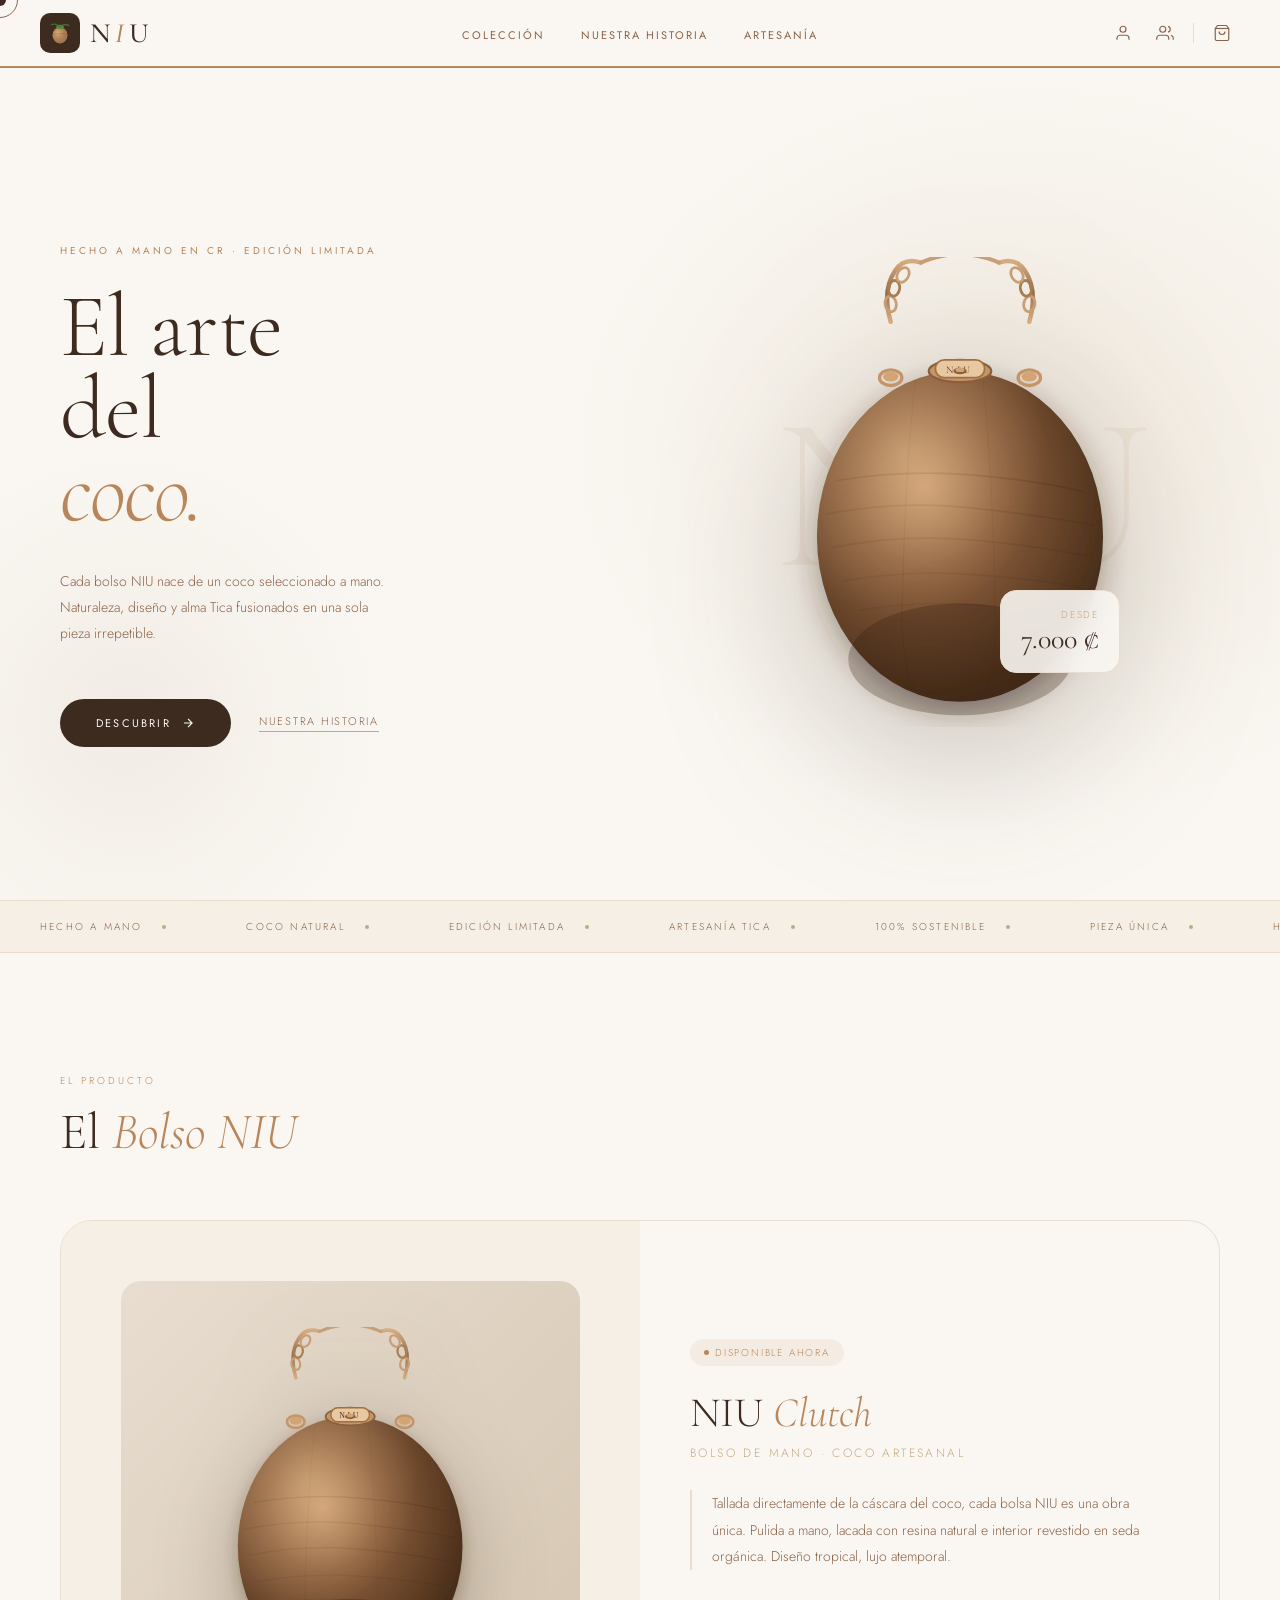
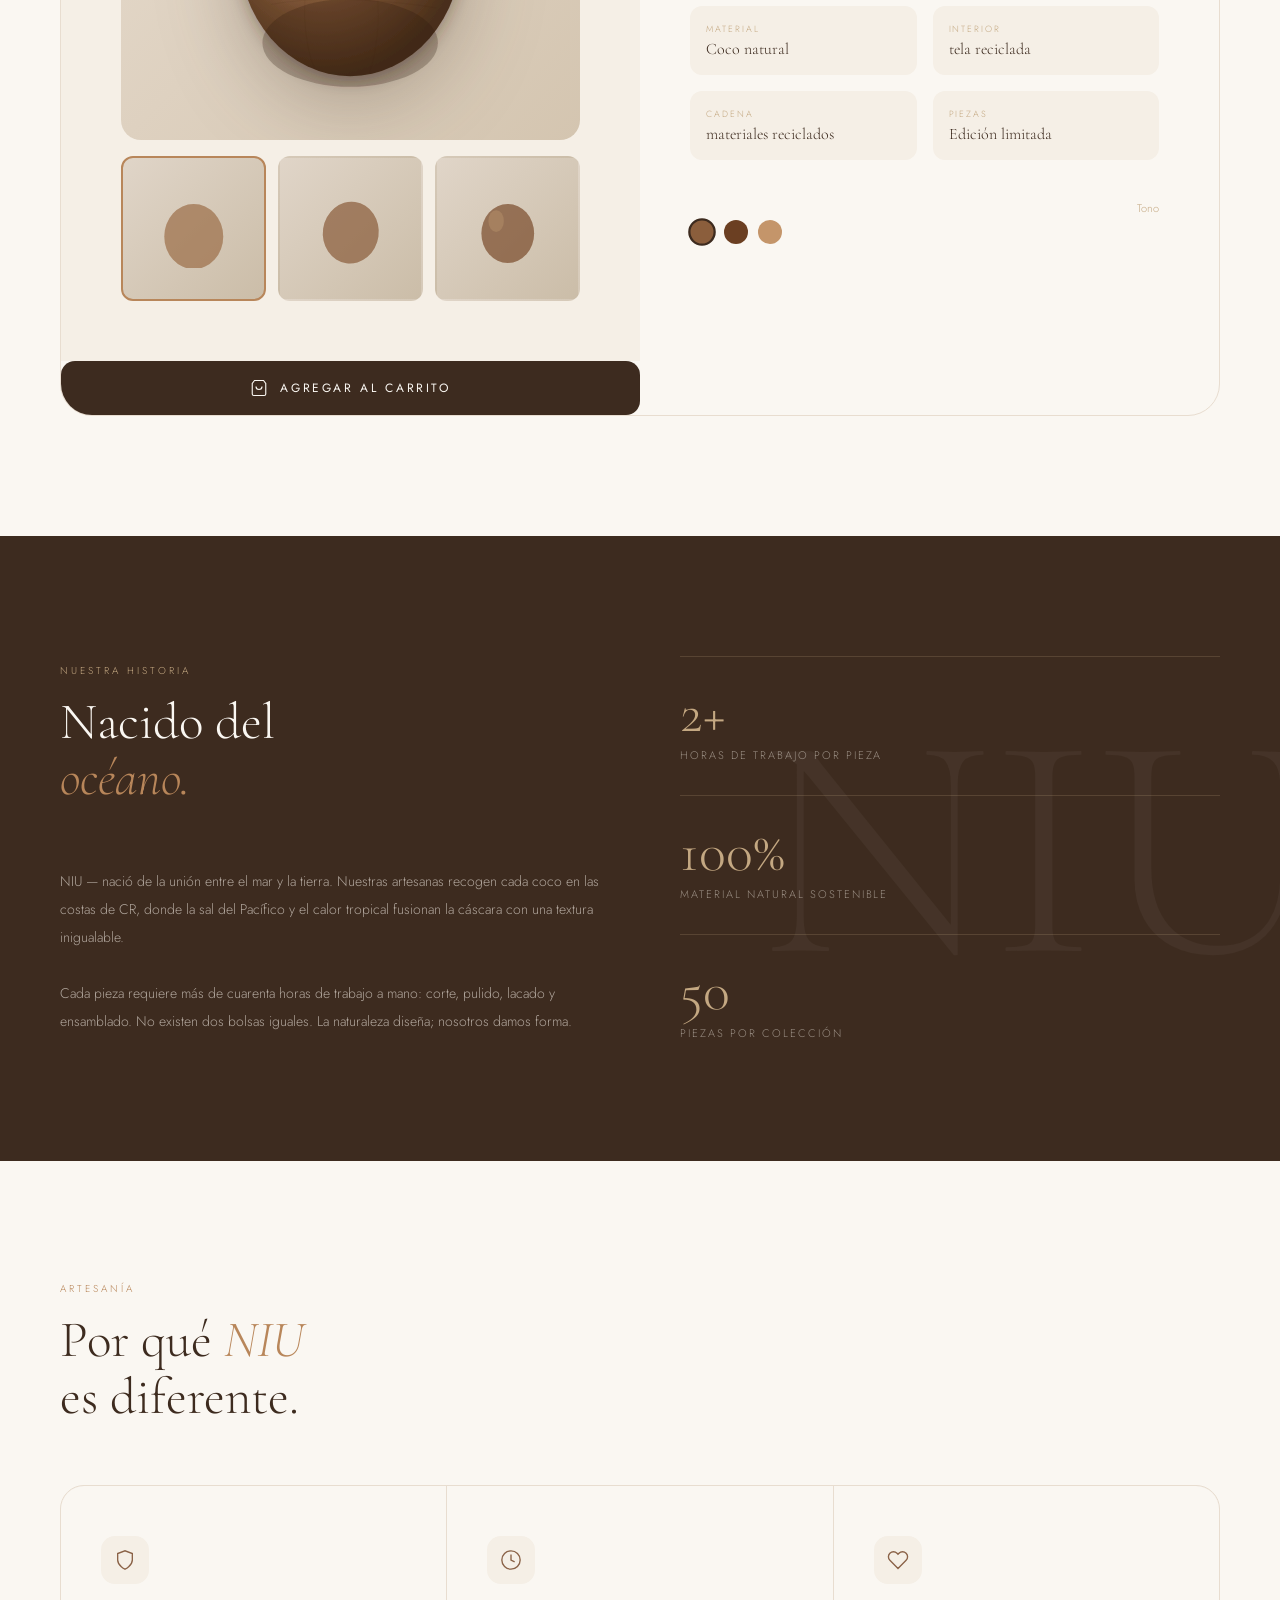
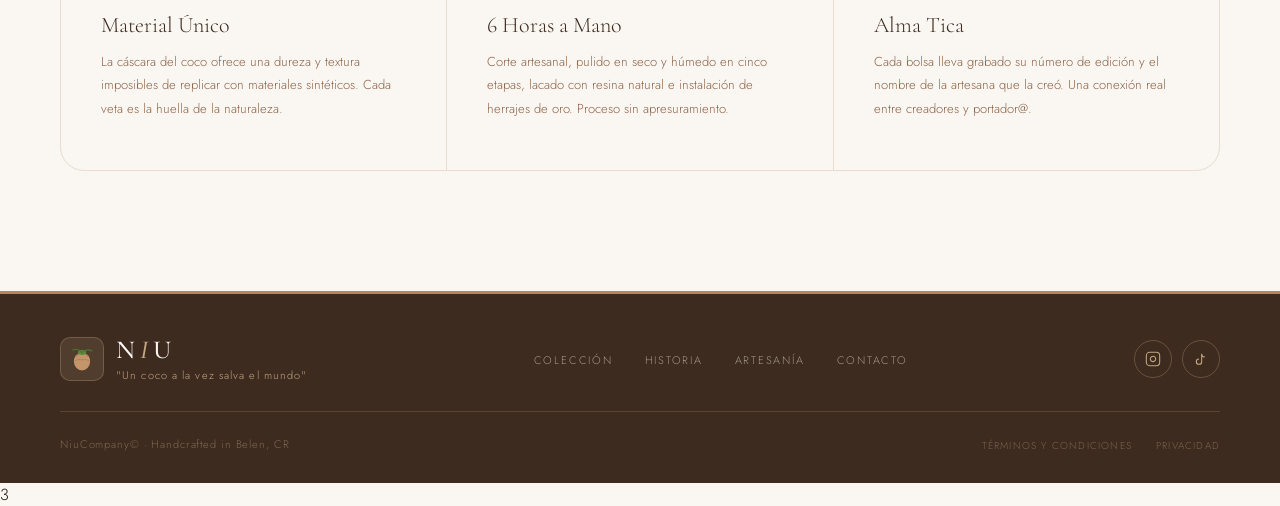
<file: html/catalogo.html>
<!DOCTYPE html>
<html lang="es">
<head>
  <meta charset="UTF-8" />
  <meta name="viewport" content="width=device-width, initial-scale=1.0" />
  <title>NIU — Handcrafted Coconut Bags</title>
  <link rel="preconnect" href="https://fonts.googleapis.com" />
  <link rel="preconnect" href="https://fonts.gstatic.com" crossorigin />
  <link href="https://fonts.googleapis.com/css2?family=Cormorant+Garamond:ital,wght@0,300;0,400;0,500;1,300;1,400&family=Jost:wght@200;300;400;500&display=swap" rel="stylesheet" />
  <link rel="stylesheet" href="../css/catalogo.css" />
</head>
<body>

  <!-- CUSTOM CURSOR -->
  <div class="cursor" id="cursor"></div>
  <div class="cursor-ring" id="cursorRing"></div>

  <!-- ══ NAV ══ -->
  <nav id="nav">
    <a href="#" class="nav-logo">
      <div class="nav-logo-icon">
        <svg viewBox="0 0 32 32" fill="none" xmlns="http://www.w3.org/2000/svg">
          <ellipse cx="16" cy="19" rx="10" ry="11" fill="#c4956a"/>
          <ellipse cx="16" cy="19" rx="10" ry="11" fill="url(#ng1)"/>
          <path d="M9 13 Q12 8 16 7 Q20 8 23 13" stroke="rgba(60,30,10,.3)" stroke-width="1" fill="none"/>
          <path d="M7 18 Q11 16 16 17 Q21 16 25 18" stroke="rgba(60,30,10,.2)" stroke-width="1" fill="none"/>
          <ellipse cx="16" cy="8" rx="5" ry="3" fill="#5a8c3c"/>
          <path d="M16 8 Q22 3 28 6" stroke="#4a7830" stroke-width="1.5" fill="none" stroke-linecap="round"/>
          <path d="M16 8 Q10 2 5 5" stroke="#4a7830" stroke-width="1.5" fill="none" stroke-linecap="round"/>
          <defs>
            <radialGradient id="ng1" cx="35%" cy="35%" r="60%">
              <stop offset="0%" stop-color="rgba(255,200,140,.4)"/>
              <stop offset="100%" stop-color="rgba(60,30,10,.25)"/>
            </radialGradient>
          </defs>
        </svg>
      </div>
      <div>
        <div class="nav-logo-text">N<em>I</em>U</div>
      </div>
    </a>

    <ul class="nav-links">
      <li><a href="#product">Colección</a></li>
      <li><a href="#story">Nuestra Historia</a></li>
      <li><a href="#craftsmanship">Artesanía</a></li>
    </ul>

    <div class="nav-icons">
      <button class="nav-icon-btn" aria-label="Mi cuenta">
        <svg viewBox="0 0 24 24"><path d="M20 21v-2a4 4 0 00-4-4H8a4 4 0 00-4 4v2"/><circle cx="12" cy="7" r="4"/></svg>
      </button>
      <button class="nav-icon-btn" aria-label="Comunidad">
        <svg viewBox="0 0 24 24"><path d="M17 21v-2a4 4 0 00-4-4H5a4 4 0 00-4 4v2"/><circle cx="9" cy="7" r="4"/><path d="M23 21v-2a4 4 0 00-3-3.87"/><path d="M16 3.13a4 4 0 010 7.75"/></svg>
      </button>
      <div class="nav-divider"></div>
      <button class="nav-icon-btn" aria-label="Carrito" id="navCart">
        <svg viewBox="0 0 24 24"><path d="M6 2L3 6v14a2 2 0 002 2h14a2 2 0 002-2V6l-3-4z"/><line x1="3" y1="6" x2="21" y2="6"/><path d="M16 10a4 4 0 01-8 0"/></svg>
        <span class="badge" style="display:none"></span>
      </button>
    </div>
  </nav>

  <!-- ══ HERO ══ -->
  <section class="hero">
    <div class="hero-text">
      <p class="hero-eyebrow">Hecho a mano en CR · Edición Limitada</p>
      <h1 class="hero-title">
        El arte<br>del<br><em>coco.</em>
      </h1>
      <p class="hero-desc">
        Cada bolso NIU nace de un coco seleccionado a mano. Naturaleza, diseño y alma Tica fusionados en una sola pieza irrepetible.
      </p>
      <div class="hero-actions">
        <a href="#product" class="btn-primary">
          Descubrir
          <svg viewBox="0 0 24 24" fill="none" stroke="currentColor" stroke-width="2"><path d="M5 12h14M12 5l7 7-7 7"/></svg>
        </a>
        <a href="#story" class="btn-secondary">Nuestra historia</a>
      </div>
    </div>

    <div class="hero-visual">
      <div class="hero-bg-text">NIU</div>
      <div class="bag-container">
        <svg class="bag-svg" viewBox="0 0 340 420" xmlns="http://www.w3.org/2000/svg">
          <defs>
            <radialGradient id="coconutGrad" cx="38%" cy="35%" r="65%">
              <stop offset="0%" stop-color="#c4956a"/>
              <stop offset="40%" stop-color="#8b5e3c"/>
              <stop offset="100%" stop-color="#4a2f1a"/>
            </radialGradient>
            <radialGradient id="shellSheen" cx="30%" cy="25%" r="50%">
              <stop offset="0%" stop-color="rgba(255,220,170,.35)"/>
              <stop offset="100%" stop-color="rgba(255,220,170,0)"/>
            </radialGradient>
            <filter id="softShadow">
              <feDropShadow dx="0" dy="8" stdDeviation="12" flood-color="#3d2b1f" flood-opacity=".35"/>
            </filter>
            <linearGradient id="chainGrad" x1="0%" y1="0%" x2="0%" y2="100%">
              <stop offset="0%" stop-color="#d4a574"/>
              <stop offset="50%" stop-color="#8b5e3c"/>
              <stop offset="100%" stop-color="#d4a574"/>
            </linearGradient>
          </defs>
          <!-- Chain handle -->
          <g opacity=".9">
            <path d="M108 58 Q100 30 112 12 Q120 0 135 5" stroke="url(#chainGrad)" stroke-width="4" fill="none" stroke-linecap="round"/>
            <path d="M232 58 Q240 30 228 12 Q220 0 205 5" stroke="url(#chainGrad)" stroke-width="4" fill="none" stroke-linecap="round"/>
            <ellipse cx="108" cy="42" rx="5" ry="7" fill="none" stroke="#c4956a" stroke-width="2.5" transform="rotate(-10,108,42)"/>
            <ellipse cx="111" cy="28" rx="5" ry="7" fill="none" stroke="#a07040" stroke-width="2.5" transform="rotate(10,111,28)"/>
            <ellipse cx="119" cy="16" rx="5" ry="7" fill="none" stroke="#c4956a" stroke-width="2.5" transform="rotate(30,119,16)"/>
            <ellipse cx="232" cy="42" rx="5" ry="7" fill="none" stroke="#c4956a" stroke-width="2.5" transform="rotate(10,232,42)"/>
            <ellipse cx="229" cy="28" rx="5" ry="7" fill="none" stroke="#a07040" stroke-width="2.5" transform="rotate(-10,229,28)"/>
            <ellipse cx="221" cy="16" rx="5" ry="7" fill="none" stroke="#c4956a" stroke-width="2.5" transform="rotate(-30,221,16)"/>
            <path d="M135 5 Q170 -10 205 5" stroke="#c4956a" stroke-width="3.5" fill="none" stroke-linecap="round"/>
          </g>
          <!-- Bag body -->
          <ellipse cx="170" cy="250" rx="128" ry="148" fill="url(#coconutGrad)" filter="url(#softShadow)"/>
          <!-- Texture lines -->
          <path d="M60 200 Q120 190 180 195 Q240 200 280 210" stroke="rgba(60,30,10,.18)" stroke-width="1.5" fill="none"/>
          <path d="M50 230 Q115 218 175 224 Q235 230 290 240" stroke="rgba(60,30,10,.14)" stroke-width="1.5" fill="none"/>
          <path d="M55 260 Q118 248 178 253 Q238 258 285 268" stroke="rgba(60,30,10,.12)" stroke-width="1.5" fill="none"/>
          <path d="M65 290 Q122 280 180 284 Q238 288 278 296" stroke="rgba(60,30,10,.1)" stroke-width="1.5" fill="none"/>
          <path d="M80 316 Q128 308 180 311 Q232 314 268 320" stroke="rgba(60,30,10,.08)" stroke-width="1.5" fill="none"/>
          <path d="M130 110 Q120 200 118 330 Q120 370 130 390" stroke="rgba(60,30,10,.09)" stroke-width="1" fill="none"/>
          <path d="M190 104 Q200 200 202 335 Q200 372 192 394" stroke="rgba(60,30,10,.07)" stroke-width="1" fill="none"/>
          <!-- Sheen -->
          <ellipse cx="170" cy="250" rx="128" ry="148" fill="url(#shellSheen)"/>
          <!-- Bottom shadow -->
          <ellipse cx="170" cy="360" rx="100" ry="50" fill="rgba(40,20,8,.25)"/>
          <!-- Clasp -->
          <ellipse cx="170" cy="102" rx="28" ry="10" fill="#c4956a" stroke="#8b5e3c" stroke-width="2"/>
          <ellipse cx="170" cy="100" rx="22" ry="7" fill="#d4a574"/>
          <rect x="148" y="92" width="44" height="16" rx="8" fill="#e8c8a0" stroke="#a07040" stroke-width="1.5"/>
          <text x="170" y="104" text-anchor="middle" font-family="'Cormorant Garamond', serif" font-size="9" fill="#5a3520" letter-spacing="3" font-weight="400">NIU</text>
          <ellipse cx="170" cy="102" rx="6" ry="3" fill="#8b5e3c"/>
          <ellipse cx="170" cy="101" rx="4" ry="2" fill="#d4a574"/>
          <!-- Attachment rings -->
          <ellipse cx="108" cy="108" rx="10" ry="7" fill="none" stroke="#c4956a" stroke-width="3"/>
          <ellipse cx="108" cy="107" rx="7" ry="4.5" fill="#d4a574"/>
          <ellipse cx="232" cy="108" rx="10" ry="7" fill="none" stroke="#c4956a" stroke-width="3"/>
          <ellipse cx="232" cy="107" rx="7" ry="4.5" fill="#d4a574"/>
        </svg>
        <div class="bag-tag">
          <div class="price-label">Desde</div>
          <div class="price">7.000 ₡</div>
        </div>
      </div>
    </div>
  </section>

  <!-- ══ MARQUEE ══ -->
  <div class="marquee-section">
    <div class="marquee-track">
      <div class="marquee-item"><span>Hecho a Mano</span><span class="marquee-dot"></span></div>
      <div class="marquee-item"><span>Coco Natural</span><span class="marquee-dot"></span></div>
      <div class="marquee-item"><span>Edición Limitada</span><span class="marquee-dot"></span></div>
      <div class="marquee-item"><span>Artesanía Tica</span><span class="marquee-dot"></span></div>
      <div class="marquee-item"><span>100% Sostenible</span><span class="marquee-dot"></span></div>
      <div class="marquee-item"><span>Pieza Única</span><span class="marquee-dot"></span></div>
      <div class="marquee-item"><span>Hecho a Mano</span><span class="marquee-dot"></span></div>
      <div class="marquee-item"><span>Coco Natural</span><span class="marquee-dot"></span></div>
      <div class="marquee-item"><span>Edición Limitada</span><span class="marquee-dot"></span></div>
      <div class="marquee-item"><span>Artesanía Tica</span><span class="marquee-dot"></span></div>
      <div class="marquee-item"><span>100% Sostenible</span><span class="marquee-dot"></span></div>
      <div class="marquee-item"><span>Pieza Única</span><span class="marquee-dot"></span></div>
    </div>
  </div>

  <!-- ══ PRODUCTO ══ -->
  <section class="product-section" id="product">
    <p class="section-label reveal">El Producto</p>
    <h2 class="section-title reveal">El <em>Bolso NIU</em></h2>

    <div class="product-grid reveal">
      <!-- Galería -->
      <div class="product-gallery">
        <div class="gallery-main" id="mainView">
          <svg viewBox="0 0 340 420" xmlns="http://www.w3.org/2000/svg">
            <defs>
              <radialGradient id="cg2" cx="38%" cy="35%" r="65%">
                <stop offset="0%" stop-color="#c4956a"/>
                <stop offset="40%" stop-color="#8b5e3c"/>
                <stop offset="100%" stop-color="#4a2f1a"/>
              </radialGradient>
              <radialGradient id="cs2" cx="30%" cy="25%" r="50%">
                <stop offset="0%" stop-color="rgba(255,220,170,.35)"/>
                <stop offset="100%" stop-color="rgba(255,220,170,0)"/>
              </radialGradient>
              <filter id="ss2"><feDropShadow dx="0" dy="6" stdDeviation="8" flood-color="#3d2b1f" flood-opacity=".3"/></filter>
              <linearGradient id="cng2" x1="0%" y1="0%" x2="0%" y2="100%">
                <stop offset="0%" stop-color="#d4a574"/>
                <stop offset="50%" stop-color="#8b5e3c"/>
                <stop offset="100%" stop-color="#d4a574"/>
              </linearGradient>
            </defs>
            <g opacity=".85">
              <path d="M108 58 Q100 30 112 12 Q120 0 135 5" stroke="url(#cng2)" stroke-width="4" fill="none" stroke-linecap="round"/>
              <path d="M232 58 Q240 30 228 12 Q220 0 205 5" stroke="url(#cng2)" stroke-width="4" fill="none" stroke-linecap="round"/>
              <ellipse cx="108" cy="42" rx="5" ry="7" fill="none" stroke="#c4956a" stroke-width="2.5" transform="rotate(-10,108,42)"/>
              <ellipse cx="111" cy="28" rx="5" ry="7" fill="none" stroke="#a07040" stroke-width="2.5" transform="rotate(10,111,28)"/>
              <ellipse cx="119" cy="16" rx="5" ry="7" fill="none" stroke="#c4956a" stroke-width="2.5" transform="rotate(30,119,16)"/>
              <ellipse cx="232" cy="42" rx="5" ry="7" fill="none" stroke="#c4956a" stroke-width="2.5" transform="rotate(10,232,42)"/>
              <ellipse cx="229" cy="28" rx="5" ry="7" fill="none" stroke="#a07040" stroke-width="2.5" transform="rotate(-10,229,28)"/>
              <ellipse cx="221" cy="16" rx="5" ry="7" fill="none" stroke="#c4956a" stroke-width="2.5" transform="rotate(-30,221,16)"/>
              <path d="M135 5 Q170 -10 205 5" stroke="#c4956a" stroke-width="3.5" fill="none" stroke-linecap="round"/>
            </g>
            <ellipse cx="170" cy="250" rx="128" ry="148" fill="url(#cg2)" filter="url(#ss2)"/>
            <path d="M60 200 Q120 190 180 195 Q240 200 280 210" stroke="rgba(60,30,10,.18)" stroke-width="1.5" fill="none"/>
            <path d="M50 230 Q115 218 175 224 Q235 230 290 240" stroke="rgba(60,30,10,.14)" stroke-width="1.5" fill="none"/>
            <path d="M55 260 Q118 248 178 253 Q238 258 285 268" stroke="rgba(60,30,10,.12)" stroke-width="1.5" fill="none"/>
            <path d="M65 290 Q122 280 180 284 Q238 288 278 296" stroke="rgba(60,30,10,.10)" stroke-width="1.5" fill="none"/>
            <path d="M80 316 Q128 308 180 311 Q232 314 268 320" stroke="rgba(60,30,10,.08)" stroke-width="1.5" fill="none"/>
            <path d="M130 110 Q120 200 118 330 Q120 370 130 390" stroke="rgba(60,30,10,.09)" stroke-width="1" fill="none"/>
            <path d="M190 104 Q200 200 202 335 Q200 372 192 394" stroke="rgba(60,30,10,.07)" stroke-width="1" fill="none"/>
            <ellipse cx="170" cy="250" rx="128" ry="148" fill="url(#cs2)"/>
            <ellipse cx="170" cy="360" rx="100" ry="50" fill="rgba(40,20,8,.25)"/>
            <ellipse cx="170" cy="102" rx="28" ry="10" fill="#c4956a" stroke="#8b5e3c" stroke-width="2"/>
            <ellipse cx="170" cy="100" rx="22" ry="7" fill="#d4a574"/>
            <rect x="148" y="92" width="44" height="16" rx="8" fill="#e8c8a0" stroke="#a07040" stroke-width="1.5"/>
            <text x="170" y="104" text-anchor="middle" font-family="serif" font-size="9" fill="#5a3520" letter-spacing="3">NIU</text>
            <ellipse cx="170" cy="102" rx="6" ry="3" fill="#8b5e3c"/>
            <ellipse cx="170" cy="101" rx="4" ry="2" fill="#d4a574"/>
            <ellipse cx="108" cy="108" rx="10" ry="7" fill="none" stroke="#c4956a" stroke-width="3"/>
            <ellipse cx="108" cy="107" rx="7" ry="4.5" fill="#d4a574"/>
            <ellipse cx="232" cy="108" rx="10" ry="7" fill="none" stroke="#c4956a" stroke-width="3"/>
            <ellipse cx="232" cy="107" rx="7" ry="4.5" fill="#d4a574"/>
          </svg>
        </div>
        <div class="gallery-thumbs">
          <div class="thumb active">
            <svg viewBox="0 0 100 100"><ellipse cx="50" cy="60" rx="38" ry="42" fill="#8b5e3c"/><ellipse cx="50" cy="60" rx="38" ry="42" fill="rgba(255,200,140,.15)"/></svg>
          </div>
          <div class="thumb">
            <svg viewBox="0 0 100 100"><ellipse cx="50" cy="55" rx="36" ry="40" fill="#7a4e30" transform="rotate(8,50,55)"/><ellipse cx="50" cy="55" rx="36" ry="40" fill="rgba(255,190,130,.12)" transform="rotate(8,50,55)"/></svg>
          </div>
          <div class="thumb">
            <svg viewBox="0 0 100 100"><ellipse cx="50" cy="56" rx="34" ry="38" fill="#6b3f22"/><ellipse cx="50" cy="56" rx="34" ry="38" fill="rgba(255,180,120,.1)"/><ellipse cx="35" cy="40" rx="10" ry="14" fill="rgba(200,150,90,.3)"/></svg>
          </div>
        </div>
      </div>

      <!-- Info -->
      <div class="product-info">
        <div class="product-badge">
          <span class="badge-dot"></span>
          Disponible ahora
        </div>
        <h3 class="product-name">NIU <em>Clutch</em></h3>
        <p class="product-subtitle">Bolso de mano · Coco artesanal</p>
        <p class="product-desc">
          Tallada directamente de la cáscara del coco, cada bolsa NIU es una obra única. Pulida a mano, lacada con resina natural e interior revestido en seda orgánica. Diseño tropical, lujo atemporal.
        </p>
        <div class="product-specs">
          <div class="spec-item">
            <div class="spec-label">Material</div>
            <div class="spec-value">Coco natural</div>
          </div>
          <div class="spec-item">
            <div class="spec-label">Interior</div>
            <div class="spec-value">tela reciclada</div>
          </div>
          <div class="spec-item">
            <div class="spec-label">Cadena</div>
            <div class="spec-value">materiales reciclados</div>
          </div>
          <div class="spec-item">
            <div class="spec-label">Piezas</div>
            <div class="spec-value">Edición limitada</div>
          </div>
        </div>
          <div>
          </div>
          <div>
            <div class="price-note" style="text-align:right">Tono</div>
            <div class="color-options">
              <div class="color-dot active" style="background:#8b5e3c"  title="Natural"></div>
              <div class="color-dot" style="background:#6b3f22"  title="Oscuro"></div>
              <div class="color-dot" style="background:#c4956a"  title="Claro"></div>
            </div>
          </div>
        </div>
        <button class="add-to-bag" id="addToBag">
          <svg viewBox="0 0 24 24"><path d="M6 2L3 6v14a2 2 0 002 2h14a2 2 0 002-2V6l-3-4z"/><line x1="3" y1="6" x2="21" y2="6" stroke-linecap="round"/><path d="M16 10a4 4 0 01-8 0"/></svg>
          Agregar al carrito
        </button>
      </div>
    </div>
  </section>

  <!-- ══ HISTORIA ══ -->
  <section class="story-section" id="story">
    <div class="story-grid">
      <div class="story-text">
        <p class="section-label reveal">Nuestra Historia</p>
        <h2 class="section-title reveal">Nacido del<br><em>océano.</em></h2>
        <p class="story-body reveal">
          NIU — nació de la unión entre el mar y la tierra. Nuestras artesanas recogen cada coco en las costas de CR, donde la sal del Pacífico y el calor tropical fusionan la cáscara con una textura inigualable.<br><br>
          Cada pieza requiere más de cuarenta horas de trabajo a mano: corte, pulido, lacado y ensamblado. No existen dos bolsas iguales. La naturaleza diseña; nosotros damos forma.
        </p>
      </div>
      <div class="story-stats">
        <div class="stat-item reveal">
          <div class="stat-num">2+</div>
          <div class="stat-label">Horas de trabajo por pieza</div>
        </div>
        <div class="stat-item reveal">
          <div class="stat-num">100%</div>
          <div class="stat-label">Material natural sostenible</div>
        </div>
        <div class="stat-item reveal">
          <div class="stat-num">50</div>
          <div class="stat-label">Piezas por colección</div>
        </div>
      </div>
    </div>
  </section>

  <!-- ══ ARTESANÍA ══ -->
  <section class="features-section" id="craftsmanship">
    <p class="section-label reveal">Artesanía</p>
    <h2 class="section-title reveal">Por qué <em>NIU</em><br>es diferente.</h2>
    <div class="features-grid">
      <div class="feature-card reveal">
        <div class="feature-icon">
          <svg viewBox="0 0 24 24"><path d="M12 22s8-4 8-10V5l-8-3-8 3v7c0 6 8 10 8 10z"/></svg>
        </div>
        <div class="feature-title">Material Único</div>
        <p class="feature-desc">La cáscara del coco ofrece una dureza y textura imposibles de replicar con materiales sintéticos. Cada veta es la huella de la naturaleza.</p>
      </div>
      <div class="feature-card reveal">
        <div class="feature-icon">
          <svg viewBox="0 0 24 24"><circle cx="12" cy="12" r="10"/><path d="M12 6v6l4 2"/></svg>
        </div>
        <div class="feature-title">6 Horas a Mano</div>
        <p class="feature-desc">Corte artesanal, pulido en seco y húmedo en cinco etapas, lacado con resina natural e instalación de herrajes de oro. Proceso sin apresuramiento.</p>
      </div>
      <div class="feature-card reveal">
        <div class="feature-icon">
          <svg viewBox="0 0 24 24"><path d="M20.84 4.61a5.5 5.5 0 00-7.78 0L12 5.67l-1.06-1.06a5.5 5.5 0 00-7.78 7.78l1.06 1.06L12 21.23l7.78-7.78 1.06-1.06a5.5 5.5 0 000-7.78z"/></svg>
        </div>
        <div class="feature-title">Alma Tica</div>
        <p class="feature-desc">Cada bolsa lleva grabado su número de edición y el nombre de la artesana que la creó. Una conexión real entre creadores y portador@.</p>
      </div>
    </div>
  </section>

  <!-- ══ FOOTER ══ -->
  <footer>
    <div class="footer-inner">
      <div class="footer-brand">
        <div class="footer-brand-icon">
          <svg viewBox="0 0 32 32" fill="none" xmlns="http://www.w3.org/2000/svg">
            <ellipse cx="16" cy="19" rx="10" ry="11" fill="#c4956a"/>
            <path d="M9 13 Q12 8 16 7 Q20 8 23 13" stroke="rgba(60,30,10,.3)" stroke-width="1" fill="none"/>
            <path d="M7 18 Q11 16 16 17 Q21 16 25 18" stroke="rgba(60,30,10,.2)" stroke-width="1" fill="none"/>
            <ellipse cx="16" cy="8" rx="5" ry="3" fill="#5a8c3c"/>
            <path d="M16 8 Q22 3 28 6" stroke="#4a7830" stroke-width="1.5" fill="none" stroke-linecap="round"/>
            <path d="M16 8 Q10 2 5 5" stroke="#4a7830" stroke-width="1.5" fill="none" stroke-linecap="round"/>
          </svg>
        </div>
        <div>
          <div class="footer-logo">N<em>I</em>U</div>
          <div class="footer-tagline">"Un coco a la vez salva el mundo"</div>
        </div>
      </div>

      <ul class="footer-links">
        <li><a href="#product">Colección</a></li>
        <li><a href="#story">Historia</a></li>
        <li><a href="#craftsmanship">Artesanía</a></li>
        <li><a href="#">Contacto</a></li>
      </ul>

      <div class="footer-socials">
        <a href="#" class="footer-social-btn" aria-label="Instagram">
          <svg viewBox="0 0 24 24"><rect x="2" y="2" width="20" height="20" rx="5" ry="5"/><path d="M16 11.37A4 4 0 1112.63 8 4 4 0 0116 11.37z"/><line x1="17.5" y1="6.5" x2="17.51" y2="6.5"/></svg>
        </a>
        <a href="#" class="footer-social-btn" aria-label="TikTok">
          <svg viewBox="0 0 24 24"><path d="M9 12a4 4 0 104 4V4a5 5 0 005 5"/></svg>
        </a>
      </div>
    </div>

    <div class="footer-bottom">
      <p class="footer-copy">NiuCompany© · Handcrafted in Belen, CR</p>
      <ul class="footer-legal">
        <li><a href="#">Términos y condiciones</a></li>
        <li><a href="#">Privacidad</a></li>
      </ul>
    </div>
  </footer>
  3

  <!-- TOAST -->
  <div id="toast" style="
    position:fixed; bottom:32px; left:50%; transform:translateX(-50%) translateY(80px);
    background:var(--bark); color:var(--cream); font-family:'Jost',sans-serif;
    font-size:12px; letter-spacing:.14em; padding:14px 28px; border-radius:50px;
    opacity:0; transition:opacity .4s, transform .4s; z-index:999; white-space:nowrap;
  ">✓ Agregado al carrito</div>

  <script src="../js/catalogo.js"></script>
</body>
</html>
</file>
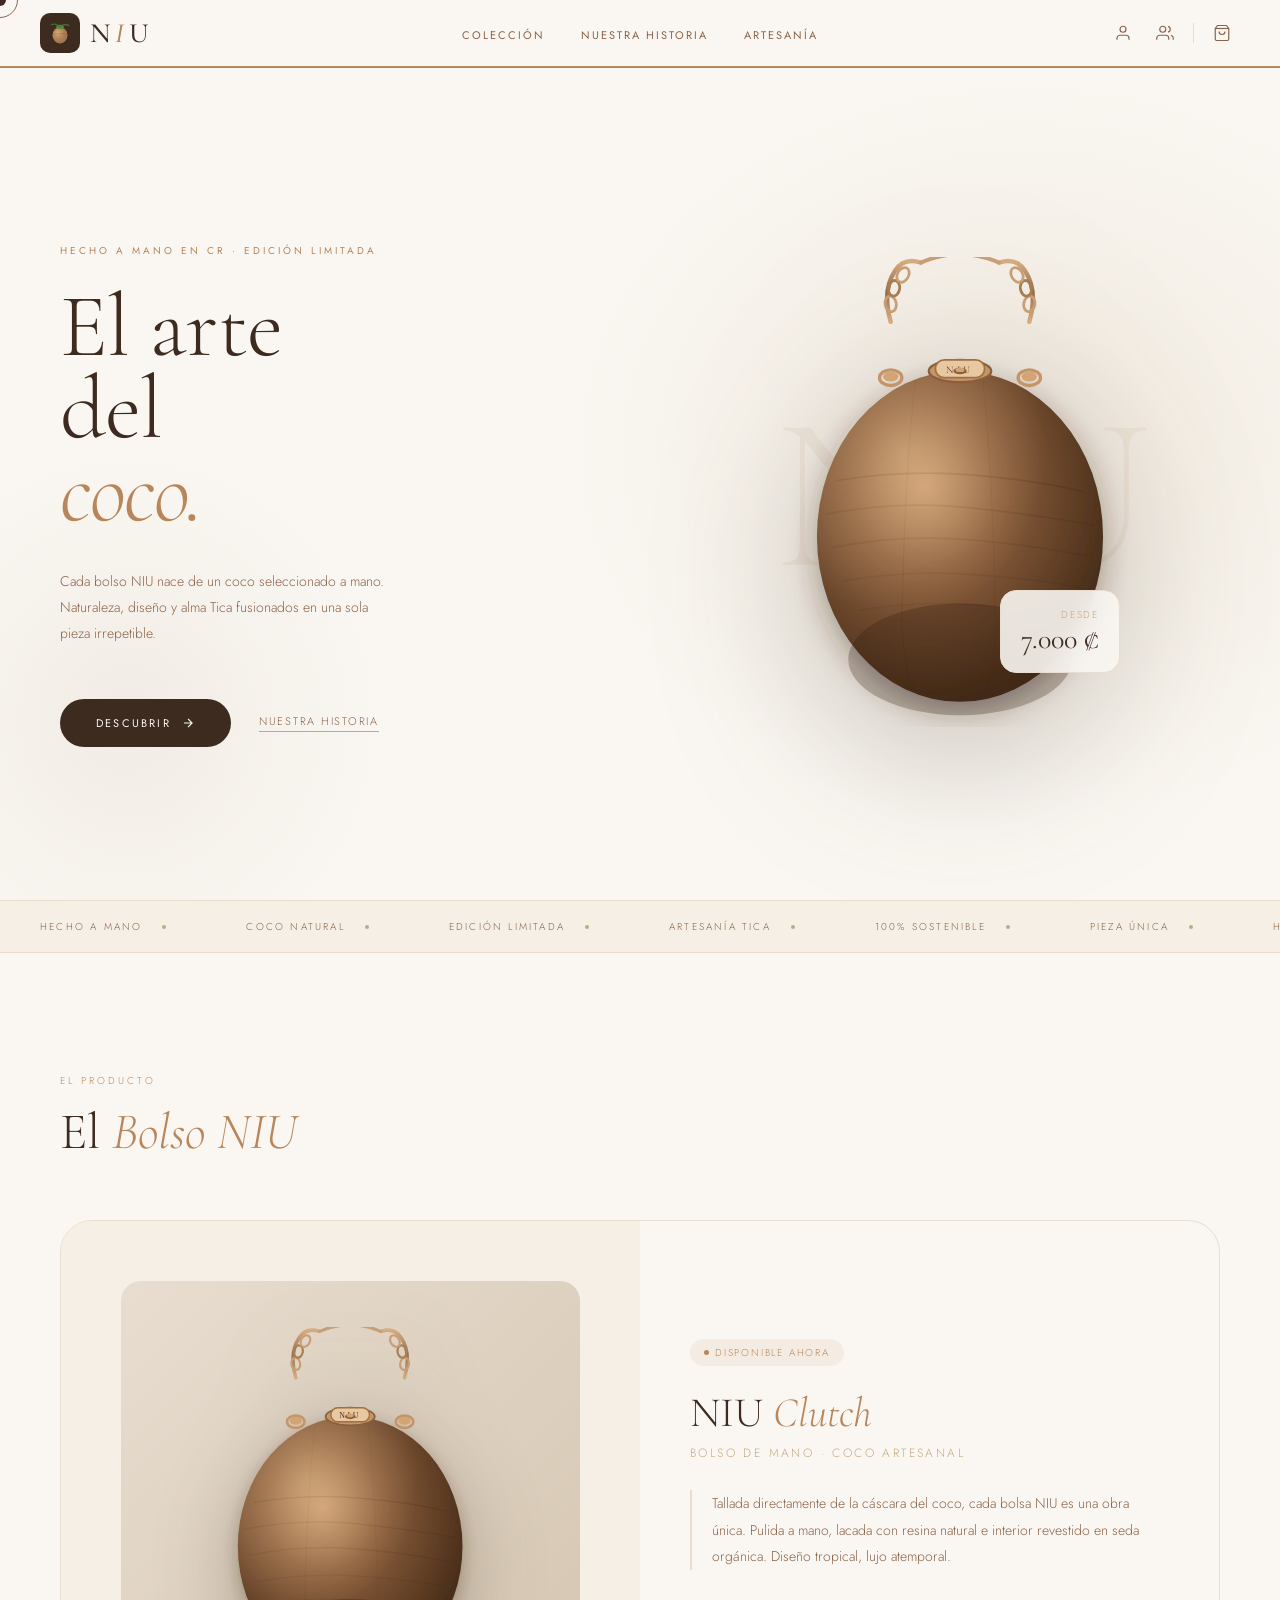
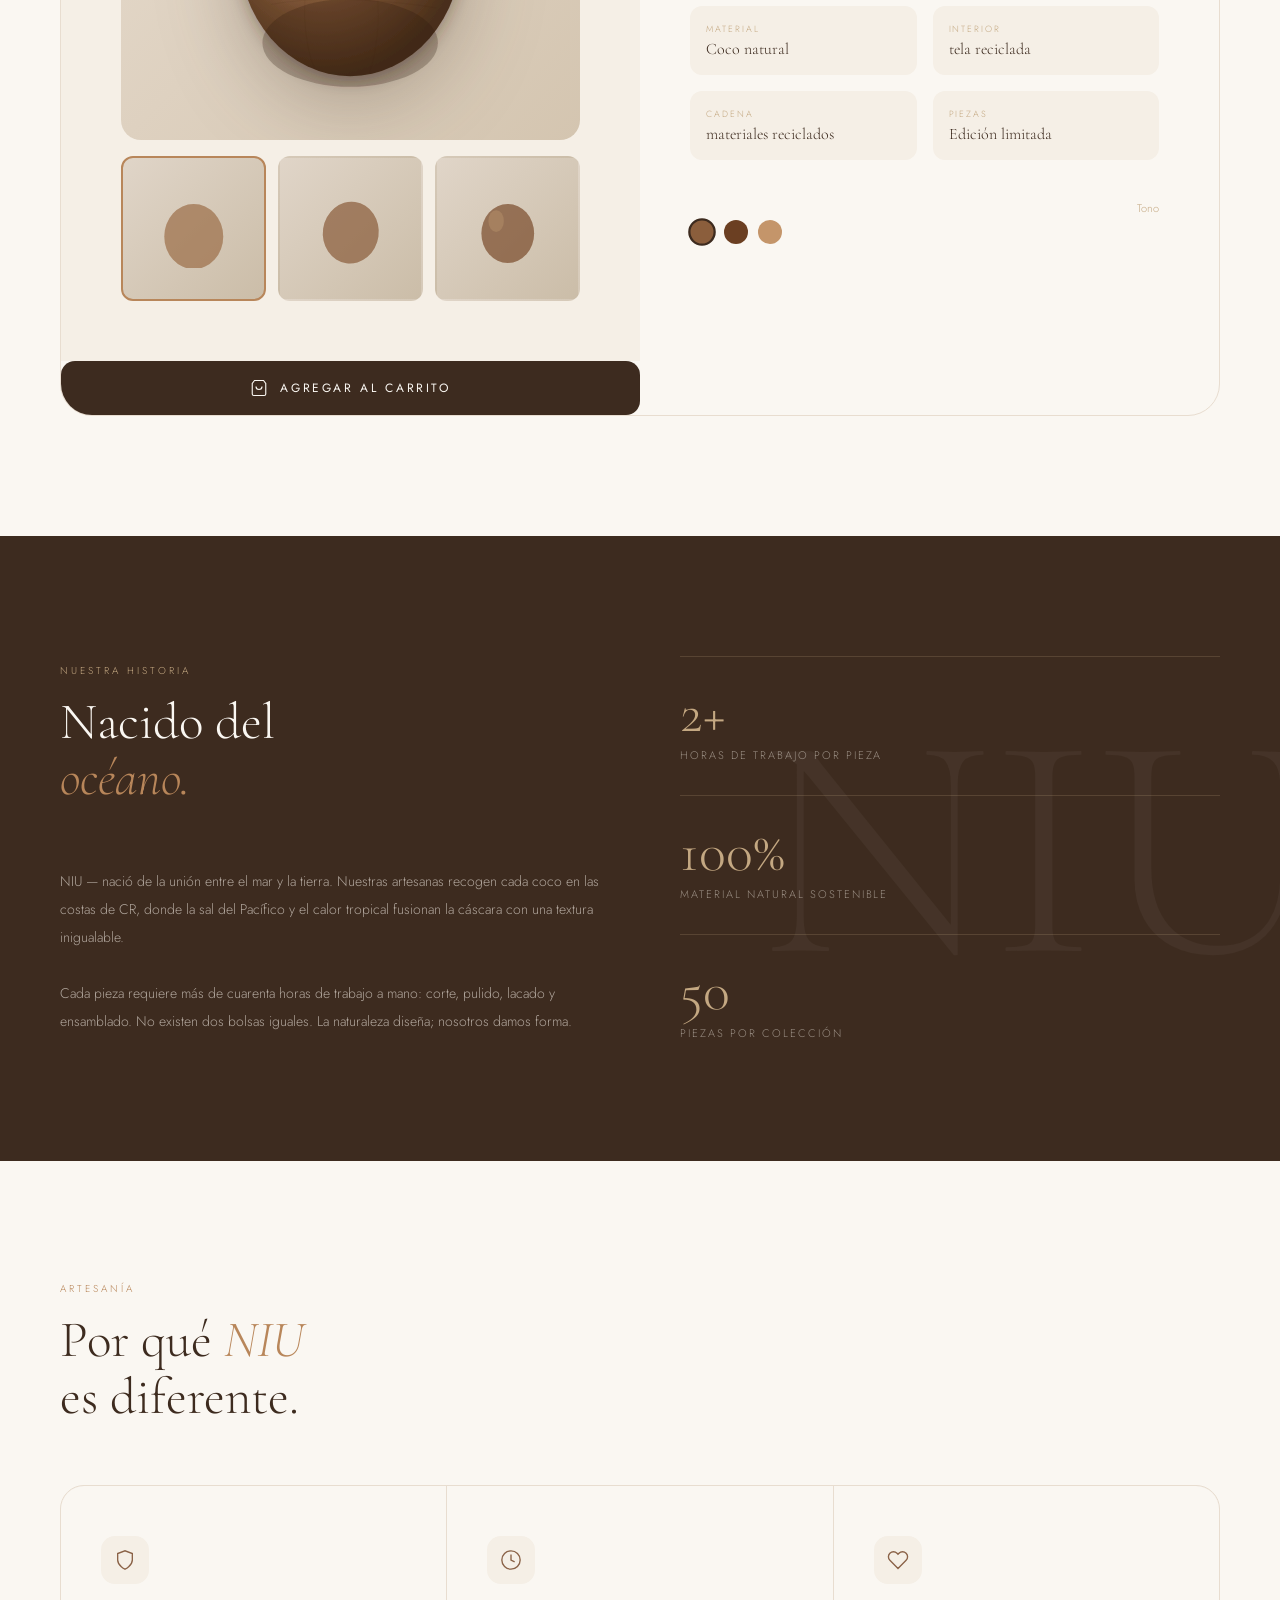
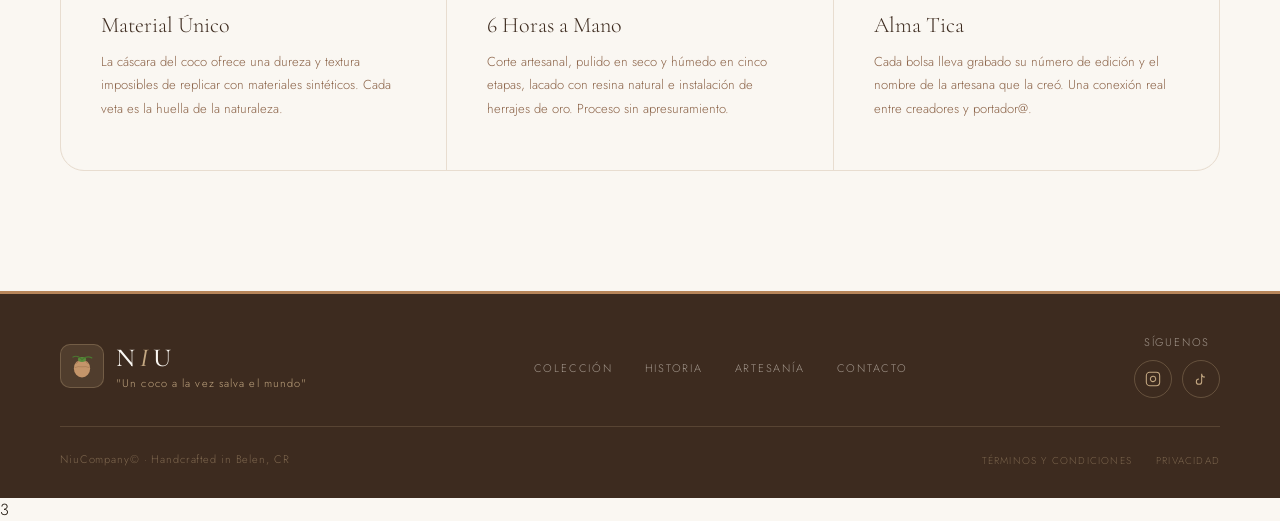
<file: NiuCasta/catalogo.html>
<!DOCTYPE html>
<html lang="es">
<head>
  <meta charset="UTF-8" />
  <meta name="viewport" content="width=device-width, initial-scale=1.0" />
  <title>NIU-Catalogo</title>
  <link rel="preconnect" href="https://fonts.googleapis.com" />
  <link rel="preconnect" href="https://fonts.gstatic.com" crossorigin />
  <link rel="icon" href="../Imagenes/Coco-Logo.png" type="image/png">
  <link href="https://fonts.googleapis.com/css2?family=Cormorant+Garamond:ital,wght@0,300;0,400;0,500;1,300;1,400&family=Jost:wght@200;300;400;500&display=swap" rel="stylesheet" />
  <link rel="stylesheet" href="./catalogo.css" />
</head>
<body>

  <!-- CUSTOM CURSOR -->
  <div class="cursor" id="cursor"></div>
  <div class="cursor-ring" id="cursorRing"></div>

  <!-- ══ NAV ══ -->
  <nav id="nav">
    <a href="#" class="nav-logo">
      <div class="nav-logo-icon">
        <svg viewBox="0 0 32 32" fill="none" xmlns="http://www.w3.org/2000/svg">
          <ellipse cx="16" cy="19" rx="10" ry="11" fill="#c4956a"/>
          <ellipse cx="16" cy="19" rx="10" ry="11" fill="url(#ng1)"/>
          <path d="M9 13 Q12 8 16 7 Q20 8 23 13" stroke="rgba(60,30,10,.3)" stroke-width="1" fill="none"/>
          <path d="M7 18 Q11 16 16 17 Q21 16 25 18" stroke="rgba(60,30,10,.2)" stroke-width="1" fill="none"/>
          <ellipse cx="16" cy="8" rx="5" ry="3" fill="#5a8c3c"/>
          <path d="M16 8 Q22 3 28 6" stroke="#4a7830" stroke-width="1.5" fill="none" stroke-linecap="round"/>
          <path d="M16 8 Q10 2 5 5" stroke="#4a7830" stroke-width="1.5" fill="none" stroke-linecap="round"/>
          <defs>
            <radialGradient id="ng1" cx="35%" cy="35%" r="60%">
              <stop offset="0%" stop-color="rgba(255,200,140,.4)"/>
              <stop offset="100%" stop-color="rgba(60,30,10,.25)"/>
            </radialGradient>
          </defs>
        </svg>
      </div>
      <div>
        <div class="nav-logo-text">N<em>I</em>U</div>
      </div>
    </a>

    <ul class="nav-links">
      <li><a href="#product">Colección</a></li>
      <li><a href="#story">Nuestra Historia</a></li>
      <li><a href="#craftsmanship">Artesanía</a></li>
    </ul>

    <div class="nav-icons">
      <button class="nav-icon-btn" aria-label="Mi cuenta" onclick="irAPagina('../index.html')">
        <svg viewBox="0 0 24 24"><path d="M20 21v-2a4 4 0 00-4-4H8a4 4 0 00-4 4v2"/><circle cx="12" cy="7" r="4"/></svg>
      </button>
      <button class="nav-icon-btn" aria-label="Comunidad" onclick="irAPagina('../NiuUran/nosotros.html')">
        <svg viewBox="0 0 24 24"><path d="M17 21v-2a4 4 0 00-4-4H5a4 4 0 00-4 4v2"/><circle cx="9" cy="7" r="4"/><path d="M23 21v-2a4 4 0 00-3-3.87"/><path d="M16 3.13a4 4 0 010 7.75"/></svg>
      </button>
      <div class="nav-divider"></div>
      <button class="nav-icon-btn" aria-label="Carrito" id="navCart" onclick="irAPagina('../NiuCasta/catalogo.html')">
        <svg viewBox="0 0 24 24"><path d="M6 2L3 6v14a2 2 0 002 2h14a2 2 0 002-2V6l-3-4z"/><line x1="3" y1="6" x2="21" y2="6"/><path d="M16 10a4 4 0 01-8 0"/></svg>
        <span class="badge" style="display:none"></span>
      </button>
    </div>
  </nav>

  <!-- ══ HERO ══ -->
  <section class="hero">
    <div class="hero-text">
      <p class="hero-eyebrow">Hecho a mano en CR · Edición Limitada</p>
      <h1 class="hero-title">
        El arte<br>del<br><em>coco.</em>
      </h1>
      <p class="hero-desc">
        Cada bolso NIU nace de un coco seleccionado a mano. Naturaleza, diseño y alma Tica fusionados en una sola pieza irrepetible.
      </p>
      <div class="hero-actions">
        <a href="#product" class="btn-primary">
          Descubrir
          <svg viewBox="0 0 24 24" fill="none" stroke="currentColor" stroke-width="2"><path d="M5 12h14M12 5l7 7-7 7"/></svg>
        </a>
        <a href="#story" class="btn-secondary">Nuestra historia</a>
      </div>
    </div>

    <div class="hero-visual">
      <div class="hero-bg-text">NIU</div>
      <div class="bag-container">
        <svg class="bag-svg" viewBox="0 0 340 420" xmlns="http://www.w3.org/2000/svg">
          <defs>
            <radialGradient id="coconutGrad" cx="38%" cy="35%" r="65%">
              <stop offset="0%" stop-color="#c4956a"/>
              <stop offset="40%" stop-color="#8b5e3c"/>
              <stop offset="100%" stop-color="#4a2f1a"/>
            </radialGradient>
            <radialGradient id="shellSheen" cx="30%" cy="25%" r="50%">
              <stop offset="0%" stop-color="rgba(255,220,170,.35)"/>
              <stop offset="100%" stop-color="rgba(255,220,170,0)"/>
            </radialGradient>
            <filter id="softShadow">
              <feDropShadow dx="0" dy="8" stdDeviation="12" flood-color="#3d2b1f" flood-opacity=".35"/>
            </filter>
            <linearGradient id="chainGrad" x1="0%" y1="0%" x2="0%" y2="100%">
              <stop offset="0%" stop-color="#d4a574"/>
              <stop offset="50%" stop-color="#8b5e3c"/>
              <stop offset="100%" stop-color="#d4a574"/>
            </linearGradient>
          </defs>
          <!-- Chain handle -->
          <g opacity=".9">
            <path d="M108 58 Q100 30 112 12 Q120 0 135 5" stroke="url(#chainGrad)" stroke-width="4" fill="none" stroke-linecap="round"/>
            <path d="M232 58 Q240 30 228 12 Q220 0 205 5" stroke="url(#chainGrad)" stroke-width="4" fill="none" stroke-linecap="round"/>
            <ellipse cx="108" cy="42" rx="5" ry="7" fill="none" stroke="#c4956a" stroke-width="2.5" transform="rotate(-10,108,42)"/>
            <ellipse cx="111" cy="28" rx="5" ry="7" fill="none" stroke="#a07040" stroke-width="2.5" transform="rotate(10,111,28)"/>
            <ellipse cx="119" cy="16" rx="5" ry="7" fill="none" stroke="#c4956a" stroke-width="2.5" transform="rotate(30,119,16)"/>
            <ellipse cx="232" cy="42" rx="5" ry="7" fill="none" stroke="#c4956a" stroke-width="2.5" transform="rotate(10,232,42)"/>
            <ellipse cx="229" cy="28" rx="5" ry="7" fill="none" stroke="#a07040" stroke-width="2.5" transform="rotate(-10,229,28)"/>
            <ellipse cx="221" cy="16" rx="5" ry="7" fill="none" stroke="#c4956a" stroke-width="2.5" transform="rotate(-30,221,16)"/>
            <path d="M135 5 Q170 -10 205 5" stroke="#c4956a" stroke-width="3.5" fill="none" stroke-linecap="round"/>
          </g>
          <!-- Bag body -->
          <ellipse cx="170" cy="250" rx="128" ry="148" fill="url(#coconutGrad)" filter="url(#softShadow)"/>
          <!-- Texture lines -->
          <path d="M60 200 Q120 190 180 195 Q240 200 280 210" stroke="rgba(60,30,10,.18)" stroke-width="1.5" fill="none"/>
          <path d="M50 230 Q115 218 175 224 Q235 230 290 240" stroke="rgba(60,30,10,.14)" stroke-width="1.5" fill="none"/>
          <path d="M55 260 Q118 248 178 253 Q238 258 285 268" stroke="rgba(60,30,10,.12)" stroke-width="1.5" fill="none"/>
          <path d="M65 290 Q122 280 180 284 Q238 288 278 296" stroke="rgba(60,30,10,.1)" stroke-width="1.5" fill="none"/>
          <path d="M80 316 Q128 308 180 311 Q232 314 268 320" stroke="rgba(60,30,10,.08)" stroke-width="1.5" fill="none"/>
          <path d="M130 110 Q120 200 118 330 Q120 370 130 390" stroke="rgba(60,30,10,.09)" stroke-width="1" fill="none"/>
          <path d="M190 104 Q200 200 202 335 Q200 372 192 394" stroke="rgba(60,30,10,.07)" stroke-width="1" fill="none"/>
          <!-- Sheen -->
          <ellipse cx="170" cy="250" rx="128" ry="148" fill="url(#shellSheen)"/>
          <!-- Bottom shadow -->
          <ellipse cx="170" cy="360" rx="100" ry="50" fill="rgba(40,20,8,.25)"/>
          <!-- Clasp -->
          <ellipse cx="170" cy="102" rx="28" ry="10" fill="#c4956a" stroke="#8b5e3c" stroke-width="2"/>
          <ellipse cx="170" cy="100" rx="22" ry="7" fill="#d4a574"/>
          <rect x="148" y="92" width="44" height="16" rx="8" fill="#e8c8a0" stroke="#a07040" stroke-width="1.5"/>
          <text x="170" y="104" text-anchor="middle" font-family="'Cormorant Garamond', serif" font-size="9" fill="#5a3520" letter-spacing="3" font-weight="400">NIU</text>
          <ellipse cx="170" cy="102" rx="6" ry="3" fill="#8b5e3c"/>
          <ellipse cx="170" cy="101" rx="4" ry="2" fill="#d4a574"/>
          <!-- Attachment rings -->
          <ellipse cx="108" cy="108" rx="10" ry="7" fill="none" stroke="#c4956a" stroke-width="3"/>
          <ellipse cx="108" cy="107" rx="7" ry="4.5" fill="#d4a574"/>
          <ellipse cx="232" cy="108" rx="10" ry="7" fill="none" stroke="#c4956a" stroke-width="3"/>
          <ellipse cx="232" cy="107" rx="7" ry="4.5" fill="#d4a574"/>
        </svg>
        <div class="bag-tag">
          <div class="price-label">Desde</div>
          <div class="price">7.000 ₡</div>
        </div>
      </div>
    </div>
  </section>

  <!-- ══ MARQUEE ══ -->
  <div class="marquee-section">
    <div class="marquee-track">
      <div class="marquee-item"><span>Hecho a Mano</span><span class="marquee-dot"></span></div>
      <div class="marquee-item"><span>Coco Natural</span><span class="marquee-dot"></span></div>
      <div class="marquee-item"><span>Edición Limitada</span><span class="marquee-dot"></span></div>
      <div class="marquee-item"><span>Artesanía Tica</span><span class="marquee-dot"></span></div>
      <div class="marquee-item"><span>100% Sostenible</span><span class="marquee-dot"></span></div>
      <div class="marquee-item"><span>Pieza Única</span><span class="marquee-dot"></span></div>
      <div class="marquee-item"><span>Hecho a Mano</span><span class="marquee-dot"></span></div>
      <div class="marquee-item"><span>Coco Natural</span><span class="marquee-dot"></span></div>
      <div class="marquee-item"><span>Edición Limitada</span><span class="marquee-dot"></span></div>
      <div class="marquee-item"><span>Artesanía Tica</span><span class="marquee-dot"></span></div>
      <div class="marquee-item"><span>100% Sostenible</span><span class="marquee-dot"></span></div>
      <div class="marquee-item"><span>Pieza Única</span><span class="marquee-dot"></span></div>
    </div>
  </div>

  <!-- ══ PRODUCTO ══ -->
  <section class="product-section" id="product">
    <p class="section-label reveal">El Producto</p>
    <h2 class="section-title reveal">El <em>Bolso NIU</em></h2>

    <div class="product-grid reveal">
      <!-- Galería -->
      <div class="product-gallery">
        <div class="gallery-main" id="mainView">
          <svg viewBox="0 0 340 420" xmlns="http://www.w3.org/2000/svg">
            <defs>
              <radialGradient id="cg2" cx="38%" cy="35%" r="65%">
                <stop offset="0%" stop-color="#c4956a"/>
                <stop offset="40%" stop-color="#8b5e3c"/>
                <stop offset="100%" stop-color="#4a2f1a"/>
              </radialGradient>
              <radialGradient id="cs2" cx="30%" cy="25%" r="50%">
                <stop offset="0%" stop-color="rgba(255,220,170,.35)"/>
                <stop offset="100%" stop-color="rgba(255,220,170,0)"/>
              </radialGradient>
              <filter id="ss2"><feDropShadow dx="0" dy="6" stdDeviation="8" flood-color="#3d2b1f" flood-opacity=".3"/></filter>
              <linearGradient id="cng2" x1="0%" y1="0%" x2="0%" y2="100%">
                <stop offset="0%" stop-color="#d4a574"/>
                <stop offset="50%" stop-color="#8b5e3c"/>
                <stop offset="100%" stop-color="#d4a574"/>
              </linearGradient>
            </defs>
            <g opacity=".85">
              <path d="M108 58 Q100 30 112 12 Q120 0 135 5" stroke="url(#cng2)" stroke-width="4" fill="none" stroke-linecap="round"/>
              <path d="M232 58 Q240 30 228 12 Q220 0 205 5" stroke="url(#cng2)" stroke-width="4" fill="none" stroke-linecap="round"/>
              <ellipse cx="108" cy="42" rx="5" ry="7" fill="none" stroke="#c4956a" stroke-width="2.5" transform="rotate(-10,108,42)"/>
              <ellipse cx="111" cy="28" rx="5" ry="7" fill="none" stroke="#a07040" stroke-width="2.5" transform="rotate(10,111,28)"/>
              <ellipse cx="119" cy="16" rx="5" ry="7" fill="none" stroke="#c4956a" stroke-width="2.5" transform="rotate(30,119,16)"/>
              <ellipse cx="232" cy="42" rx="5" ry="7" fill="none" stroke="#c4956a" stroke-width="2.5" transform="rotate(10,232,42)"/>
              <ellipse cx="229" cy="28" rx="5" ry="7" fill="none" stroke="#a07040" stroke-width="2.5" transform="rotate(-10,229,28)"/>
              <ellipse cx="221" cy="16" rx="5" ry="7" fill="none" stroke="#c4956a" stroke-width="2.5" transform="rotate(-30,221,16)"/>
              <path d="M135 5 Q170 -10 205 5" stroke="#c4956a" stroke-width="3.5" fill="none" stroke-linecap="round"/>
            </g>
            <ellipse cx="170" cy="250" rx="128" ry="148" fill="url(#cg2)" filter="url(#ss2)"/>
            <path d="M60 200 Q120 190 180 195 Q240 200 280 210" stroke="rgba(60,30,10,.18)" stroke-width="1.5" fill="none"/>
            <path d="M50 230 Q115 218 175 224 Q235 230 290 240" stroke="rgba(60,30,10,.14)" stroke-width="1.5" fill="none"/>
            <path d="M55 260 Q118 248 178 253 Q238 258 285 268" stroke="rgba(60,30,10,.12)" stroke-width="1.5" fill="none"/>
            <path d="M65 290 Q122 280 180 284 Q238 288 278 296" stroke="rgba(60,30,10,.10)" stroke-width="1.5" fill="none"/>
            <path d="M80 316 Q128 308 180 311 Q232 314 268 320" stroke="rgba(60,30,10,.08)" stroke-width="1.5" fill="none"/>
            <path d="M130 110 Q120 200 118 330 Q120 370 130 390" stroke="rgba(60,30,10,.09)" stroke-width="1" fill="none"/>
            <path d="M190 104 Q200 200 202 335 Q200 372 192 394" stroke="rgba(60,30,10,.07)" stroke-width="1" fill="none"/>
            <ellipse cx="170" cy="250" rx="128" ry="148" fill="url(#cs2)"/>
            <ellipse cx="170" cy="360" rx="100" ry="50" fill="rgba(40,20,8,.25)"/>
            <ellipse cx="170" cy="102" rx="28" ry="10" fill="#c4956a" stroke="#8b5e3c" stroke-width="2"/>
            <ellipse cx="170" cy="100" rx="22" ry="7" fill="#d4a574"/>
            <rect x="148" y="92" width="44" height="16" rx="8" fill="#e8c8a0" stroke="#a07040" stroke-width="1.5"/>
            <text x="170" y="104" text-anchor="middle" font-family="serif" font-size="9" fill="#5a3520" letter-spacing="3">NIU</text>
            <ellipse cx="170" cy="102" rx="6" ry="3" fill="#8b5e3c"/>
            <ellipse cx="170" cy="101" rx="4" ry="2" fill="#d4a574"/>
            <ellipse cx="108" cy="108" rx="10" ry="7" fill="none" stroke="#c4956a" stroke-width="3"/>
            <ellipse cx="108" cy="107" rx="7" ry="4.5" fill="#d4a574"/>
            <ellipse cx="232" cy="108" rx="10" ry="7" fill="none" stroke="#c4956a" stroke-width="3"/>
            <ellipse cx="232" cy="107" rx="7" ry="4.5" fill="#d4a574"/>
          </svg>
        </div>
        <div class="gallery-thumbs">
          <div class="thumb active">
            <svg viewBox="0 0 100 100"><ellipse cx="50" cy="60" rx="38" ry="42" fill="#8b5e3c"/><ellipse cx="50" cy="60" rx="38" ry="42" fill="rgba(255,200,140,.15)"/></svg>
          </div>
          <div class="thumb">
            <svg viewBox="0 0 100 100"><ellipse cx="50" cy="55" rx="36" ry="40" fill="#7a4e30" transform="rotate(8,50,55)"/><ellipse cx="50" cy="55" rx="36" ry="40" fill="rgba(255,190,130,.12)" transform="rotate(8,50,55)"/></svg>
          </div>
          <div class="thumb">
            <svg viewBox="0 0 100 100"><ellipse cx="50" cy="56" rx="34" ry="38" fill="#6b3f22"/><ellipse cx="50" cy="56" rx="34" ry="38" fill="rgba(255,180,120,.1)"/><ellipse cx="35" cy="40" rx="10" ry="14" fill="rgba(200,150,90,.3)"/></svg>
          </div>
        </div>
      </div>

      <!-- Info -->
      <div class="product-info">
        <div class="product-badge">
          <span class="badge-dot"></span>
          Disponible ahora
        </div>
        <h3 class="product-name">NIU <em>Clutch</em></h3>
        <p class="product-subtitle">Bolso de mano · Coco artesanal</p>
        <p class="product-desc">
          Tallada directamente de la cáscara del coco, cada bolsa NIU es una obra única. Pulida a mano, lacada con resina natural e interior revestido en seda orgánica. Diseño tropical, lujo atemporal.
        </p>
        <div class="product-specs">
          <div class="spec-item">
            <div class="spec-label">Material</div>
            <div class="spec-value">Coco natural</div>
          </div>
          <div class="spec-item">
            <div class="spec-label">Interior</div>
            <div class="spec-value">tela reciclada</div>
          </div>
          <div class="spec-item">
            <div class="spec-label">Cadena</div>
            <div class="spec-value">materiales reciclados</div>
          </div>
          <div class="spec-item">
            <div class="spec-label">Piezas</div>
            <div class="spec-value">Edición limitada</div>
          </div>
        </div>
          <div>
          </div>
          <div>
            <div class="price-note" style="text-align:right">Tono</div>
            <div class="color-options">
              <div class="color-dot active" style="background:#8b5e3c"  title="Natural"></div>
              <div class="color-dot" style="background:#6b3f22"  title="Oscuro"></div>
              <div class="color-dot" style="background:#c4956a"  title="Claro"></div>
            </div>
          </div>
        </div>
        <button class="add-to-bag" id="addToBag">
          <svg viewBox="0 0 24 24"><path d="M6 2L3 6v14a2 2 0 002 2h14a2 2 0 002-2V6l-3-4z"/><line x1="3" y1="6" x2="21" y2="6" stroke-linecap="round"/><path d="M16 10a4 4 0 01-8 0"/></svg>
          Agregar al carrito
        </button>
      </div>
    </div>
  </section>

  <!-- ══ HISTORIA ══ -->
  <section class="story-section" id="story">
    <div class="story-grid">
      <div class="story-text">
        <p class="section-label reveal">Nuestra Historia</p>
        <h2 class="section-title reveal">Nacido del<br><em>océano.</em></h2>
        <p class="story-body reveal">
          NIU — nació de la unión entre el mar y la tierra. Nuestras artesanas recogen cada coco en las costas de CR, donde la sal del Pacífico y el calor tropical fusionan la cáscara con una textura inigualable.<br><br>
          Cada pieza requiere más de cuarenta horas de trabajo a mano: corte, pulido, lacado y ensamblado. No existen dos bolsas iguales. La naturaleza diseña; nosotros damos forma.
        </p>
      </div>
      <div class="story-stats">
        <div class="stat-item reveal">
          <div class="stat-num">2+</div>
          <div class="stat-label">Horas de trabajo por pieza</div>
        </div>
        <div class="stat-item reveal">
          <div class="stat-num">100%</div>
          <div class="stat-label">Material natural sostenible</div>
        </div>
        <div class="stat-item reveal">
          <div class="stat-num">50</div>
          <div class="stat-label">Piezas por colección</div>
        </div>
      </div>
    </div>
  </section>

  <!-- ══ ARTESANÍA ══ -->
  <section class="features-section" id="craftsmanship">
    <p class="section-label reveal">Artesanía</p>
    <h2 class="section-title reveal">Por qué <em>NIU</em><br>es diferente.</h2>
    <div class="features-grid">
      <div class="feature-card reveal">
        <div class="feature-icon">
          <svg viewBox="0 0 24 24"><path d="M12 22s8-4 8-10V5l-8-3-8 3v7c0 6 8 10 8 10z"/></svg>
        </div>
        <div class="feature-title">Material Único</div>
        <p class="feature-desc">La cáscara del coco ofrece una dureza y textura imposibles de replicar con materiales sintéticos. Cada veta es la huella de la naturaleza.</p>
      </div>
      <div class="feature-card reveal">
        <div class="feature-icon">
          <svg viewBox="0 0 24 24"><circle cx="12" cy="12" r="10"/><path d="M12 6v6l4 2"/></svg>
        </div>
        <div class="feature-title">6 Horas a Mano</div>
        <p class="feature-desc">Corte artesanal, pulido en seco y húmedo en cinco etapas, lacado con resina natural e instalación de herrajes de oro. Proceso sin apresuramiento.</p>
      </div>
      <div class="feature-card reveal">
        <div class="feature-icon">
          <svg viewBox="0 0 24 24"><path d="M20.84 4.61a5.5 5.5 0 00-7.78 0L12 5.67l-1.06-1.06a5.5 5.5 0 00-7.78 7.78l1.06 1.06L12 21.23l7.78-7.78 1.06-1.06a5.5 5.5 0 000-7.78z"/></svg>
        </div>
        <div class="feature-title">Alma Tica</div>
        <p class="feature-desc">Cada bolsa lleva grabado su número de edición y el nombre de la artesana que la creó. Una conexión real entre creadores y portador@.</p>
      </div>
    </div>
  </section>

  <!-- ══ FOOTER ══ -->
  <footer>
    <div class="footer-inner">
      <div class="footer-brand">
        <div class="footer-brand-icon">
          <svg viewBox="0 0 32 32" fill="none" xmlns="http://www.w3.org/2000/svg">
            <ellipse cx="16" cy="19" rx="10" ry="11" fill="#c4956a"/>
            <path d="M9 13 Q12 8 16 7 Q20 8 23 13" stroke="rgba(60,30,10,.3)" stroke-width="1" fill="none"/>
            <path d="M7 18 Q11 16 16 17 Q21 16 25 18" stroke="rgba(60,30,10,.2)" stroke-width="1" fill="none"/>
            <ellipse cx="16" cy="8" rx="5" ry="3" fill="#5a8c3c"/>
            <path d="M16 8 Q22 3 28 6" stroke="#4a7830" stroke-width="1.5" fill="none" stroke-linecap="round"/>
            <path d="M16 8 Q10 2 5 5" stroke="#4a7830" stroke-width="1.5" fill="none" stroke-linecap="round"/>
          </svg>
        </div>
        <div>
          <div class="footer-logo">N<em>I</em>U</div>
          <div class="footer-tagline">"Un coco a la vez salva el mundo"</div>
        </div>
      </div>

      <ul class="footer-links">
        <li><a href="#product">Colección</a></li>
        <li><a href="#story">Historia</a></li>
        <li><a href="#craftsmanship">Artesanía</a></li>
        <li><a href="#">Contacto</a></li>
      </ul>

      <div class="footer-socials-group">
        <p class="footer-socials-title">Síguenos</p>
        <div class="footer-socials">
        <a href="https://www.instagram.com/niu_cocos?igsh=MXdlNzlpN2c3ZTBwZg==" target="_blank" rel="noopener" class="footer-social-btn" aria-label="Instagram">
          <svg viewBox="0 0 24 24"><rect x="2" y="2" width="20" height="20" rx="5" ry="5"/><path d="M16 11.37A4 4 0 1112.63 8 4 4 0 0116 11.37z"/><line x1="17.5" y1="6.5" x2="17.51" y2="6.5"/></svg>
        </a>
        <a href="#" class="footer-social-btn" aria-label="TikTok">
          <svg viewBox="0 0 24 24"><path d="M9 12a4 4 0 104 4V4a5 5 0 005 5"/></svg>
        </a>
        </div>
      </div>
    </div>

    <div class="footer-bottom">
      <p class="footer-copy">NiuCompany© · Handcrafted in Belen, CR</p>
      <ul class="footer-legal">
        <li><a href="#">Términos y condiciones</a></li>
        <li><a href="#">Privacidad</a></li>
      </ul>
    </div>
  </footer>
  3

  <!-- TOAST -->
  <div id="toast" style="
    position:fixed; bottom:32px; left:50%; transform:translateX(-50%) translateY(80px);
    background:var(--bark); color:var(--cream); font-family:'Jost',sans-serif;
    font-size:12px; letter-spacing:.14em; padding:14px 28px; border-radius:50px;
    opacity:0; transition:opacity .4s, transform .4s; z-index:999; white-space:nowrap;
  ">✓ Agregado al carrito</div>

  <script src="./js/catalogo.js"></script>
</body>
</html>
</file>
<file: css/catalogo.css>
*, *::before, *::after { margin: 0; padding: 0; box-sizing: border-box; }

:root {
  --sand:    #f5efe6;
  --cream:   #faf7f2;
  --bark:    #3d2b1f;
  --husk:    #8b6348;
  --shell:   #c4a882;
  --foam:    #e8ddd0;
  --ink:     #1a1108;
  --accent:  #b8865a;
}

html { scroll-behavior: smooth; }

body {
  background: var(--cream);
  color: var(--ink);
  font-family: 'Jost', sans-serif;
  font-weight: 300;
  overflow-x: hidden;
  cursor: none;
}

/* ── CUSTOM CURSOR ── */
.cursor {
  position: fixed;
  width: 12px; height: 12px;
  background: var(--bark);
  border-radius: 50%;
  pointer-events: none;
  z-index: 9999;
  transform: translate(-50%, -50%);
  transition: transform .15s ease, width .25s ease, height .25s ease, background .25s ease;
}
.cursor-ring {
  position: fixed;
  width: 36px; height: 36px;
  border: 1px solid var(--husk);
  border-radius: 50%;
  pointer-events: none;
  z-index: 9998;
  transform: translate(-50%, -50%);
  transition: transform .4s ease, width .3s ease, height .3s ease;
}
body:has(a:hover) .cursor,
body:has(button:hover) .cursor { width: 6px; height: 6px; background: var(--accent); }
body:has(a:hover) .cursor-ring,
body:has(button:hover) .cursor-ring { width: 52px; height: 52px; border-color: var(--accent); }

/* ── NAV ── */
nav {
  position: fixed;
  top: 0; left: 0; right: 0;
  z-index: 100;
  display: flex;
  align-items: center;
  justify-content: space-between;
  padding: 0 40px;
  height: 68px;
  background: rgba(250,247,242,.92);
  backdrop-filter: blur(20px) saturate(1.4);
  -webkit-backdrop-filter: blur(20px) saturate(1.4);
  border-bottom: 2px solid var(--accent);
  transition: height .4s ease, box-shadow .4s;
}
nav.scrolled { height: 54px; box-shadow: 0 4px 24px rgba(61,43,31,.1); }

.nav-logo {
  display: flex;
  align-items: center;
  gap: 10px;
  text-decoration: none;
}
.nav-logo-icon {
  width: 40px; height: 40px;
  border-radius: 10px;
  background: var(--bark);
  display: flex; align-items: center; justify-content: center;
  flex-shrink: 0;
  transition: background .3s;
}
.nav-logo:hover .nav-logo-icon { background: var(--accent); }
.nav-logo-icon svg { width: 24px; }
.nav-logo-text {
  font-family: 'Cormorant Garamond', serif;
  font-size: 28px;
  font-weight: 500;
  letter-spacing: .18em;
  color: var(--bark);
  line-height: 1;
}
.nav-logo-text em { font-style: italic; color: var(--accent); }

.nav-links {
  display: flex;
  gap: 36px;
  list-style: none;
  position: absolute;
  left: 50%; transform: translateX(-50%);
}
.nav-links a {
  font-size: 11px;
  font-weight: 400;
  letter-spacing: .18em;
  text-transform: uppercase;
  color: var(--husk);
  text-decoration: none;
  position: relative;
}
.nav-links a::after {
  content: '';
  position: absolute;
  bottom: -3px; left: 0;
  width: 0; height: 1px;
  background: var(--accent);
  transition: width .35s ease;
}
.nav-links a:hover::after { width: 100%; }
.nav-links a:hover { color: var(--bark); }

.nav-icons {
  display: flex;
  align-items: center;
  gap: 6px;
}
.nav-icon-btn {
  width: 36px; height: 36px;
  border: none;
  border-radius: 8px;
  display: flex; align-items: center; justify-content: center;
  background: transparent;
  cursor: none;
  transition: background .25s;
  position: relative;
}
.nav-icon-btn:hover { background: var(--foam); }
.nav-icon-btn svg { width: 18px; height: 18px; }
.nav-icon-btn svg path,
.nav-icon-btn svg circle,
.nav-icon-btn svg rect,
.nav-icon-btn svg line { stroke: var(--husk); fill: none; stroke-width: 1.6; transition: stroke .25s; }
.nav-icon-btn:hover svg path,
.nav-icon-btn:hover svg circle { stroke: var(--bark); }
.nav-icon-btn .badge {
  position: absolute;
  top: 4px; right: 4px;
  width: 8px; height: 8px;
  border-radius: 50%;
  background: var(--accent);
  border: 1.5px solid var(--cream);
}
.nav-divider {
  width: 1px; height: 20px;
  background: var(--foam);
  margin: 0 4px;
}

/* ── HERO ── */
.hero {
  min-height: 100vh;
  display: grid;
  grid-template-columns: 1fr 1fr;
  padding-top: 90px;
  position: relative;
  overflow: hidden;
}
.hero::before {
  content: '';
  position: absolute;
  inset: 0;
  background:
    radial-gradient(ellipse 60% 70% at 80% 50%, rgba(196,168,130,.18) 0%, transparent 60%),
    radial-gradient(ellipse 40% 60% at 10% 80%, rgba(139,99,72,.08) 0%, transparent 50%);
  pointer-events: none;
}

.hero-text {
  display: flex;
  flex-direction: column;
  justify-content: center;
  padding: 80px 60px;
  position: relative;
  z-index: 2;
}
.hero-eyebrow {
  font-size: 10px;
  font-weight: 400;
  letter-spacing: .3em;
  text-transform: uppercase;
  color: var(--accent);
  margin-bottom: 28px;
  opacity: 0;
  animation: fadeUp .8s ease .3s forwards;
}
.hero-title {
  font-family: 'Cormorant Garamond', serif;
  font-size: clamp(64px, 7vw, 102px);
  font-weight: 300;
  line-height: .92;
  color: var(--bark);
  letter-spacing: -.01em;
  margin-bottom: 36px;
  opacity: 0;
  animation: fadeUp .9s ease .5s forwards;
}
.hero-title em {
  font-style: italic;
  color: var(--accent);
  display: block;
}
.hero-desc {
  font-size: 14px;
  line-height: 1.85;
  color: var(--husk);
  max-width: 340px;
  margin-bottom: 52px;
  opacity: 0;
  animation: fadeUp .9s ease .7s forwards;
}
.hero-actions {
  display: flex;
  align-items: center;
  gap: 28px;
  opacity: 0;
  animation: fadeUp .9s ease .9s forwards;
}

.btn-primary {
  display: inline-flex;
  align-items: center;
  gap: 10px;
  background: var(--bark);
  color: var(--cream);
  font-family: 'Jost', sans-serif;
  font-size: 11px;
  font-weight: 400;
  letter-spacing: .2em;
  text-transform: uppercase;
  padding: 16px 36px;
  border: none;
  border-radius: 50px;
  cursor: none;
  text-decoration: none;
  transition: background .3s, transform .3s, box-shadow .3s;
}
.btn-primary:hover {
  background: var(--accent);
  transform: translateY(-2px);
  box-shadow: 0 12px 36px rgba(61,43,31,.22);
}
.btn-primary svg { width: 14px; transition: transform .3s; }
.btn-primary:hover svg { transform: translateX(3px); }

.btn-secondary {
  font-size: 11px;
  letter-spacing: .16em;
  text-transform: uppercase;
  color: var(--husk);
  text-decoration: none;
  border-bottom: 1px solid var(--shell);
  padding-bottom: 2px;
  transition: color .3s, border-color .3s;
}
.btn-secondary:hover { color: var(--bark); border-color: var(--bark); }

.hero-visual {
  position: relative;
  display: flex;
  align-items: center;
  justify-content: center;
  overflow: hidden;
}
.hero-bg-text {
  position: absolute;
  font-family: 'Cormorant Garamond', serif;
  font-size: 220px;
  font-weight: 300;
  color: rgba(196,168,130,.12);
  letter-spacing: -.02em;
  white-space: nowrap;
  user-select: none;
  pointer-events: none;
}
.bag-container {
  position: relative;
  z-index: 2;
  opacity: 0;
  animation: scaleIn 1.2s cubic-bezier(.16,1,.3,1) .4s forwards;
}
.bag-svg {
  width: min(380px, 50vw);
  filter: drop-shadow(0 40px 80px rgba(61,43,31,.28));
  transition: transform .6s cubic-bezier(.34,1.56,.64,1);
}
.bag-svg:hover { transform: scale(1.04) rotate(-1deg); }
.bag-tag {
  position: absolute;
  bottom: 60px; right: 30px;
  background: rgba(250,247,242,.9);
  backdrop-filter: blur(12px);
  border: 1px solid var(--foam);
  border-radius: 16px;
  padding: 16px 20px;
  text-align: right;
  opacity: 0;
  animation: fadeUp .8s ease 1.2s forwards;
}
.bag-tag .price {
  font-family: 'Cormorant Garamond', serif;
  font-size: 28px;
  font-weight: 400;
  color: var(--bark);
}
.bag-tag .price-label {
  font-size: 10px;
  letter-spacing: .18em;
  text-transform: uppercase;
  color: var(--shell);
}

/* ── MARQUEE ── */
.marquee-section {
  border-top: 1px solid var(--foam);
  border-bottom: 1px solid var(--foam);
  overflow: hidden;
  padding: 18px 0;
  background: var(--sand);
}
.marquee-track {
  display: flex;
  gap: 0;
  animation: marquee 22s linear infinite;
  width: max-content;
}
.marquee-item {
  display: flex;
  align-items: center;
  gap: 20px;
  padding: 0 40px;
  font-size: 10px;
  letter-spacing: .22em;
  text-transform: uppercase;
  color: var(--husk);
  white-space: nowrap;
}
.marquee-dot {
  width: 4px; height: 4px;
  border-radius: 50%;
  background: var(--shell);
  flex-shrink: 0;
}

/* ── PRODUCT SECTION ── */
.product-section {
  padding: 120px 60px;
  position: relative;
}
.section-label {
  font-size: 10px;
  letter-spacing: .3em;
  text-transform: uppercase;
  color: var(--accent);
  margin-bottom: 16px;
}
.section-title {
  font-family: 'Cormorant Garamond', serif;
  font-size: clamp(38px, 4vw, 58px);
  font-weight: 300;
  color: var(--bark);
  line-height: 1.1;
  margin-bottom: 60px;
}
.section-title em { font-style: italic; color: var(--accent); }

.product-grid {
  display: grid;
  grid-template-columns: 1fr 1fr;
  gap: 0;
  border: 1px solid var(--foam);
  border-radius: 32px;
  overflow: hidden;
}
.product-gallery {
  background: var(--sand);
  padding: 60px;
  display: flex;
  flex-direction: column;
  gap: 16px;
  position: relative;
}
.gallery-main {
  aspect-ratio: 1;
  border-radius: 20px;
  background: linear-gradient(135deg, #e8ddd0, #d4c5b0);
  overflow: hidden;
  display: flex;
  align-items: center;
  justify-content: center;
  cursor: none;
  position: relative;
}
.gallery-main svg {
  width: 65%;
  filter: drop-shadow(0 20px 40px rgba(61,43,31,.3));
  transition: transform .6s cubic-bezier(.34,1.56,.64,1);
}
.gallery-main:hover svg { transform: scale(1.08) rotate(2deg); }

.gallery-thumbs { display: flex; gap: 12px; }
.thumb {
  flex: 1;
  aspect-ratio: 1;
  border-radius: 12px;
  background: linear-gradient(135deg, #e0d5c8, #cbbda8);
  border: 2px solid transparent;
  display: flex;
  align-items: center;
  justify-content: center;
  cursor: none;
  transition: border-color .3s, transform .3s;
  overflow: hidden;
}
.thumb.active { border-color: var(--accent); }
.thumb:hover { transform: translateY(-3px); }
.thumb svg { width: 55%; opacity: .7; }

.product-info {
  padding: 60px 60px 60px 50px;
  display: flex;
  flex-direction: column;
  justify-content: center;
}
.product-badge {
  display: inline-flex;
  align-items: center;
  gap: 6px;
  background: rgba(184,134,90,.1);
  color: var(--accent);
  font-size: 10px;
  letter-spacing: .18em;
  text-transform: uppercase;
  padding: 6px 14px;
  border-radius: 50px;
  margin-bottom: 24px;
  width: fit-content;
}
.badge-dot { width: 5px; height: 5px; border-radius: 50%; background: var(--accent); }
.product-name {
  font-family: 'Cormorant Garamond', serif;
  font-size: 42px;
  font-weight: 300;
  color: var(--bark);
  line-height: 1.1;
  margin-bottom: 8px;
}
.product-name em { font-style: italic; color: var(--accent); }
.product-subtitle {
  font-size: 12px;
  letter-spacing: .2em;
  text-transform: uppercase;
  color: var(--shell);
  margin-bottom: 28px;
}
.product-desc {
  font-size: 14px;
  line-height: 1.9;
  color: var(--husk);
  margin-bottom: 36px;
  border-left: 2px solid var(--foam);
  padding-left: 20px;
}
.product-specs {
  display: grid;
  grid-template-columns: 1fr 1fr;
  gap: 16px;
  margin-bottom: 40px;
}
.spec-item {
  padding: 16px;
  background: var(--sand);
  border-radius: 12px;
}
.spec-label {
  font-size: 9px;
  letter-spacing: .22em;
  text-transform: uppercase;
  color: var(--shell);
  margin-bottom: 4px;
}
.spec-value {
  font-family: 'Cormorant Garamond', serif;
  font-size: 16px;
  color: var(--bark);
}
.product-price-row {
  display: flex;
  align-items: flex-end;
  justify-content: space-between;
  margin-bottom: 28px;
}
.product-price {
  font-family: 'Cormorant Garamond', serif;
  font-size: 48px;
  font-weight: 300;
  color: var(--bark);
  line-height: 1;
}
.price-note {
  font-size: 11px;
  color: var(--shell);
  margin-bottom: 4px;
}
.color-options { display: flex; gap: 10px; }
.color-dot {
  width: 24px; height: 24px;
  border-radius: 50%;
  cursor: none;
  border: 2px solid transparent;
  transition: border-color .2s, transform .2s;
}
.color-dot.active { border-color: var(--bark); transform: scale(1.15); }
.color-dot:hover { transform: scale(1.15); }
.add-to-bag {
  width: 100%;
  display: flex;
  align-items: center;
  justify-content: center;
  gap: 12px;
  background: var(--bark);
  color: var(--cream);
  font-family: 'Jost', sans-serif;
  font-size: 12px;
  font-weight: 400;
  letter-spacing: .22em;
  text-transform: uppercase;
  padding: 18px;
  border: none;
  border-radius: 14px;
  cursor: none;
  transition: background .3s, transform .2s, box-shadow .3s;
}
.add-to-bag:hover {
  background: var(--accent);
  transform: translateY(-2px);
  box-shadow: 0 16px 40px rgba(61,43,31,.22);
}
.add-to-bag svg { width: 18px; }
.add-to-bag svg path { stroke: var(--cream); fill: none; stroke-width: 1.5; }

/* ── STORY SECTION ── */
.story-section {
  padding: 120px 60px;
  background: var(--bark);
  color: var(--cream);
  position: relative;
  overflow: hidden;
}
.story-section::before {
  content: 'NIU';
  position: absolute;
  font-family: 'Cormorant Garamond', serif;
  font-size: 320px;
  font-weight: 300;
  color: rgba(255,255,255,.04);
  right: -40px;
  top: 50%;
  transform: translateY(-50%);
  line-height: 1;
  pointer-events: none;
}
.story-grid {
  display: grid;
  grid-template-columns: 1fr 1fr;
  gap: 80px;
  align-items: center;
  position: relative;
  z-index: 2;
}
.story-text .section-label { color: var(--shell); }
.story-text .section-title { color: var(--cream); }
.story-body {
  font-size: 14px;
  line-height: 2;
  color: rgba(245,239,230,.62);
}
.story-stats { display: flex; flex-direction: column; gap: 32px; }
.stat-item {
  border-top: 1px solid rgba(196,168,130,.2);
  padding-top: 28px;
}
.stat-num {
  font-family: 'Cormorant Garamond', serif;
  font-size: 56px;
  font-weight: 300;
  color: var(--shell);
  line-height: 1;
  margin-bottom: 6px;
}
.stat-label {
  font-size: 11px;
  letter-spacing: .18em;
  text-transform: uppercase;
  color: rgba(245,239,230,.5);
}

/* ── FEATURES ── */
.features-section { padding: 120px 60px; }
.features-grid {
  display: grid;
  grid-template-columns: repeat(3, 1fr);
  gap: 1px;
  background: var(--foam);
  border: 1px solid var(--foam);
  border-radius: 24px;
  overflow: hidden;
  margin-top: 60px;
}
.feature-card {
  background: var(--cream);
  padding: 50px 40px;
  transition: background .3s;
}
.feature-card:hover { background: var(--sand); }
.feature-icon {
  width: 48px; height: 48px;
  border-radius: 14px;
  background: var(--sand);
  display: flex;
  align-items: center;
  justify-content: center;
  margin-bottom: 28px;
  transition: background .3s;
}
.feature-card:hover .feature-icon { background: rgba(184,134,90,.15); }
.feature-icon svg { width: 22px; }
.feature-icon svg path,
.feature-icon svg circle,
.feature-icon svg line { stroke: var(--husk); fill: none; stroke-width: 1.5; }
.feature-title {
  font-family: 'Cormorant Garamond', serif;
  font-size: 22px;
  color: var(--bark);
  margin-bottom: 12px;
}
.feature-desc {
  font-size: 13px;
  line-height: 1.8;
  color: var(--husk);
}

/* ── FOOTER ── */
footer {
  background: var(--bark);
  border-top: 3px solid var(--accent);
  padding: 40px 60px 28px;
  color: var(--cream);
}
.footer-inner {
  display: flex;
  align-items: center;
  justify-content: space-between;
  padding-bottom: 28px;
  border-bottom: 1px solid rgba(196,168,130,.2);
  gap: 24px;
  flex-wrap: wrap;
}
.footer-brand { display: flex; align-items: center; gap: 12px; }
.footer-brand-icon {
  width: 44px; height: 44px;
  border-radius: 10px;
  background: rgba(196,168,130,.15);
  border: 1px solid rgba(196,168,130,.3);
  display: flex; align-items: center; justify-content: center;
}
.footer-brand-icon svg { width: 26px; }
.footer-logo {
  font-family: 'Cormorant Garamond', serif;
  font-size: 26px;
  font-weight: 500;
  letter-spacing: .2em;
  color: var(--cream);
}
.footer-logo em { font-style: italic; color: var(--shell); }
.footer-tagline {
  font-size: 11px;
  color: var(--shell);
  letter-spacing: .1em;
  margin-top: 2px;
}
.footer-links {
  display: flex;
  gap: 32px;
  list-style: none;
  flex-wrap: wrap;
  justify-content: center;
}
.footer-links a {
  font-size: 11px;
  letter-spacing: .16em;
  text-transform: uppercase;
  color: rgba(245,239,230,.55);
  text-decoration: none;
  transition: color .3s;
}
.footer-links a:hover { color: var(--shell); }
.footer-socials { display: flex; gap: 10px; }
.footer-social-btn {
  width: 38px; height: 38px;
  border-radius: 50%;
  border: 1px solid rgba(196,168,130,.3);
  background: transparent;
  display: flex; align-items: center; justify-content: center;
  cursor: none;
  transition: background .3s, border-color .3s;
  text-decoration: none;
}
.footer-social-btn:hover { background: rgba(196,168,130,.18); border-color: var(--shell); }
.footer-social-btn svg { width: 16px; }
.footer-social-btn svg path,
.footer-social-btn svg circle,
.footer-social-btn svg line,
.footer-social-btn svg rect { stroke: var(--shell); fill: none; stroke-width: 1.6; }
.footer-bottom {
  display: flex;
  align-items: center;
  justify-content: space-between;
  padding-top: 20px;
  flex-wrap: wrap;
  gap: 8px;
}
.footer-copy {
  font-size: 11px;
  color: rgba(196,168,130,.5);
  letter-spacing: .08em;
}
.footer-legal { display: flex; gap: 24px; list-style: none; }
.footer-legal a {
  font-size: 10px;
  letter-spacing: .12em;
  text-transform: uppercase;
  color: rgba(196,168,130,.45);
  text-decoration: none;
  transition: color .3s;
}
.footer-legal a:hover { color: var(--shell); }

/* ── KEYFRAMES ── */
@keyframes fadeUp {
  from { opacity: 0; transform: translateY(30px); }
  to   { opacity: 1; transform: translateY(0); }
}
@keyframes scaleIn {
  from { opacity: 0; transform: scale(.88) translateY(20px); }
  to   { opacity: 1; transform: scale(1) translateY(0); }
}
@keyframes marquee {
  from { transform: translateX(0); }
  to   { transform: translateX(-50%); }
}

/* ── SCROLL REVEAL ── */
.reveal {
  opacity: 0;
  transform: translateY(40px);
  transition: opacity .9s ease, transform .9s ease;
}
.reveal.visible {
  opacity: 1;
  transform: translateY(0);
}

/* ── RESPONSIVE ── */
@media (max-width: 900px) {
  nav { padding: 0 20px; }
  .nav-links { display: none; }
  .hero { grid-template-columns: 1fr; padding-top: 80px; }
  .hero-visual { display: none; }
  .hero-text { padding: 60px 24px; }
  .product-grid { grid-template-columns: 1fr; }
  .product-gallery { padding: 40px 24px; }
  .product-info { padding: 40px 24px; }
  .story-grid { grid-template-columns: 1fr; gap: 40px; }
  .features-grid { grid-template-columns: 1fr; }
  .product-section, .story-section, .features-section { padding: 80px 24px; }
  footer { padding: 32px 20px 20px; }
  .footer-inner { flex-direction: column; align-items: flex-start; gap: 20px; }
  .footer-bottom { flex-direction: column; align-items: flex-start; gap: 8px; }
}
</file>
<file: NiuCasta/catalogo.css>
*, *::before, *::after { margin: 0; padding: 0; box-sizing: border-box; }

:root {
  --sand:    #f5efe6;
  --cream:   #faf7f2;
  --bark:    #3d2b1f;
  --husk:    #8b6348;
  --shell:   #c4a882;
  --foam:    #e8ddd0;
  --ink:     #1a1108;
  --accent:  #b8865a;
}

html { scroll-behavior: smooth; }

body {
  background: var(--cream);
  color: var(--ink);
  font-family: 'Jost', sans-serif;
  font-weight: 300;
  overflow-x: hidden;
  cursor: none;
}

/* ── CUSTOM CURSOR ── */
.cursor {
  position: fixed;
  width: 12px; height: 12px;
  background: var(--bark);
  border-radius: 50%;
  pointer-events: none;
  z-index: 9999;
  transform: translate(-50%, -50%);
  transition: transform .15s ease, width .25s ease, height .25s ease, background .25s ease;
}
.cursor-ring {
  position: fixed;
  width: 36px; height: 36px;
  border: 1px solid var(--husk);
  border-radius: 50%;
  pointer-events: none;
  z-index: 9998;
  transform: translate(-50%, -50%);
  transition: transform .4s ease, width .3s ease, height .3s ease;
}
body:has(a:hover) .cursor,
body:has(button:hover) .cursor { width: 6px; height: 6px; background: var(--accent); }
body:has(a:hover) .cursor-ring,
body:has(button:hover) .cursor-ring { width: 52px; height: 52px; border-color: var(--accent); }

/* ── NAV ── */
nav {
  position: fixed;
  top: 0; left: 0; right: 0;
  z-index: 100;
  display: flex;
  align-items: center;
  justify-content: space-between;
  padding: 0 40px;
  height: 68px;
  background: rgba(250,247,242,.92);
  backdrop-filter: blur(20px) saturate(1.4);
  -webkit-backdrop-filter: blur(20px) saturate(1.4);
  border-bottom: 2px solid var(--accent);
  transition: height .4s ease, box-shadow .4s;
}
nav.scrolled { height: 54px; box-shadow: 0 4px 24px rgba(61,43,31,.1); }

.nav-logo {
  display: flex;
  align-items: center;
  gap: 10px;
  text-decoration: none;
}
.nav-logo-icon {
  width: 40px; height: 40px;
  border-radius: 10px;
  background: var(--bark);
  display: flex; align-items: center; justify-content: center;
  flex-shrink: 0;
  transition: background .3s;
}
.nav-logo:hover .nav-logo-icon { background: var(--accent); }
.nav-logo-icon svg { width: 24px; }
.nav-logo-text {
  font-family: 'Cormorant Garamond', serif;
  font-size: 28px;
  font-weight: 500;
  letter-spacing: .18em;
  color: var(--bark);
  line-height: 1;
}
.nav-logo-text em { font-style: italic; color: var(--accent); }

.nav-links {
  display: flex;
  gap: 36px;
  list-style: none;
  position: absolute;
  left: 50%; transform: translateX(-50%);
}
.nav-links a {
  font-size: 11px;
  font-weight: 400;
  letter-spacing: .18em;
  text-transform: uppercase;
  color: var(--husk);
  text-decoration: none;
  position: relative;
}
.nav-links a::after {
  content: '';
  position: absolute;
  bottom: -3px; left: 0;
  width: 0; height: 1px;
  background: var(--accent);
  transition: width .35s ease;
}
.nav-links a:hover::after { width: 100%; }
.nav-links a:hover { color: var(--bark); }

.nav-icons {
  display: flex;
  align-items: center;
  gap: 6px;
}
.nav-icon-btn {
  width: 36px; height: 36px;
  border: none;
  border-radius: 8px;
  display: flex; align-items: center; justify-content: center;
  background: transparent;
  cursor: none;
  transition: background .25s;
  position: relative;
}
.nav-icon-btn:hover { background: var(--foam); }
.nav-icon-btn svg { width: 18px; height: 18px; }
.nav-icon-btn svg path,
.nav-icon-btn svg circle,
.nav-icon-btn svg rect,
.nav-icon-btn svg line { stroke: var(--husk); fill: none; stroke-width: 1.6; transition: stroke .25s; }
.nav-icon-btn:hover svg path,
.nav-icon-btn:hover svg circle { stroke: var(--bark); }
.nav-icon-btn .badge {
  position: absolute;
  top: 4px; right: 4px;
  width: 8px; height: 8px;
  border-radius: 50%;
  background: var(--accent);
  border: 1.5px solid var(--cream);
}
.nav-divider {
  width: 1px; height: 20px;
  background: var(--foam);
  margin: 0 4px;
}

/* ── HERO ── */
.hero {
  min-height: 100vh;
  display: grid;
  grid-template-columns: 1fr 1fr;
  padding-top: 90px;
  position: relative;
  overflow: hidden;
}
.hero::before {
  content: '';
  position: absolute;
  inset: 0;
  background:
    radial-gradient(ellipse 60% 70% at 80% 50%, rgba(196,168,130,.18) 0%, transparent 60%),
    radial-gradient(ellipse 40% 60% at 10% 80%, rgba(139,99,72,.08) 0%, transparent 50%);
  pointer-events: none;
}

.hero-text {
  display: flex;
  flex-direction: column;
  justify-content: center;
  padding: 80px 60px;
  position: relative;
  z-index: 2;
}
.hero-eyebrow {
  font-size: 10px;
  font-weight: 400;
  letter-spacing: .3em;
  text-transform: uppercase;
  color: var(--accent);
  margin-bottom: 28px;
  opacity: 0;
  animation: fadeUp .8s ease .3s forwards;
}
.hero-title {
  font-family: 'Cormorant Garamond', serif;
  font-size: clamp(64px, 7vw, 102px);
  font-weight: 300;
  line-height: .92;
  color: var(--bark);
  letter-spacing: -.01em;
  margin-bottom: 36px;
  opacity: 0;
  animation: fadeUp .9s ease .5s forwards;
}
.hero-title em {
  font-style: italic;
  color: var(--accent);
  display: block;
}
.hero-desc {
  font-size: 14px;
  line-height: 1.85;
  color: var(--husk);
  max-width: 340px;
  margin-bottom: 52px;
  opacity: 0;
  animation: fadeUp .9s ease .7s forwards;
}
.hero-actions {
  display: flex;
  align-items: center;
  gap: 28px;
  opacity: 0;
  animation: fadeUp .9s ease .9s forwards;
}

.btn-primary {
  display: inline-flex;
  align-items: center;
  gap: 10px;
  background: var(--bark);
  color: var(--cream);
  font-family: 'Jost', sans-serif;
  font-size: 11px;
  font-weight: 400;
  letter-spacing: .2em;
  text-transform: uppercase;
  padding: 16px 36px;
  border: none;
  border-radius: 50px;
  cursor: none;
  text-decoration: none;
  transition: background .3s, transform .3s, box-shadow .3s;
}
.btn-primary:hover {
  background: var(--accent);
  transform: translateY(-2px);
  box-shadow: 0 12px 36px rgba(61,43,31,.22);
}
.btn-primary svg { width: 14px; transition: transform .3s; }
.btn-primary:hover svg { transform: translateX(3px); }

.btn-secondary {
  font-size: 11px;
  letter-spacing: .16em;
  text-transform: uppercase;
  color: var(--husk);
  text-decoration: none;
  border-bottom: 1px solid var(--shell);
  padding-bottom: 2px;
  transition: color .3s, border-color .3s;
}
.btn-secondary:hover { color: var(--bark); border-color: var(--bark); }

.hero-visual {
  position: relative;
  display: flex;
  align-items: center;
  justify-content: center;
  overflow: hidden;
}
.hero-bg-text {
  position: absolute;
  font-family: 'Cormorant Garamond', serif;
  font-size: 220px;
  font-weight: 300;
  color: rgba(196,168,130,.12);
  letter-spacing: -.02em;
  white-space: nowrap;
  user-select: none;
  pointer-events: none;
}
.bag-container {
  position: relative;
  z-index: 2;
  opacity: 0;
  animation: scaleIn 1.2s cubic-bezier(.16,1,.3,1) .4s forwards;
}
.bag-svg {
  width: min(380px, 50vw);
  filter: drop-shadow(0 40px 80px rgba(61,43,31,.28));
  transition: transform .6s cubic-bezier(.34,1.56,.64,1);
}
.bag-svg:hover { transform: scale(1.04) rotate(-1deg); }
.bag-tag {
  position: absolute;
  bottom: 60px; right: 30px;
  background: rgba(250,247,242,.9);
  backdrop-filter: blur(12px);
  border: 1px solid var(--foam);
  border-radius: 16px;
  padding: 16px 20px;
  text-align: right;
  opacity: 0;
  animation: fadeUp .8s ease 1.2s forwards;
}
.bag-tag .price {
  font-family: 'Cormorant Garamond', serif;
  font-size: 28px;
  font-weight: 400;
  color: var(--bark);
}
.bag-tag .price-label {
  font-size: 10px;
  letter-spacing: .18em;
  text-transform: uppercase;
  color: var(--shell);
}

/* ── MARQUEE ── */
.marquee-section {
  border-top: 1px solid var(--foam);
  border-bottom: 1px solid var(--foam);
  overflow: hidden;
  padding: 18px 0;
  background: var(--sand);
}
.marquee-track {
  display: flex;
  gap: 0;
  animation: marquee 22s linear infinite;
  width: max-content;
}
.marquee-item {
  display: flex;
  align-items: center;
  gap: 20px;
  padding: 0 40px;
  font-size: 10px;
  letter-spacing: .22em;
  text-transform: uppercase;
  color: var(--husk);
  white-space: nowrap;
}
.marquee-dot {
  width: 4px; height: 4px;
  border-radius: 50%;
  background: var(--shell);
  flex-shrink: 0;
}

/* ── PRODUCT SECTION ── */
.product-section {
  padding: 120px 60px;
  position: relative;
}
.section-label {
  font-size: 10px;
  letter-spacing: .3em;
  text-transform: uppercase;
  color: var(--accent);
  margin-bottom: 16px;
}
.section-title {
  font-family: 'Cormorant Garamond', serif;
  font-size: clamp(38px, 4vw, 58px);
  font-weight: 300;
  color: var(--bark);
  line-height: 1.1;
  margin-bottom: 60px;
}
.section-title em { font-style: italic; color: var(--accent); }

.product-grid {
  display: grid;
  grid-template-columns: 1fr 1fr;
  gap: 0;
  border: 1px solid var(--foam);
  border-radius: 32px;
  overflow: hidden;
}
.product-gallery {
  background: var(--sand);
  padding: 60px;
  display: flex;
  flex-direction: column;
  gap: 16px;
  position: relative;
}
.gallery-main {
  aspect-ratio: 1;
  border-radius: 20px;
  background: linear-gradient(135deg, #e8ddd0, #d4c5b0);
  overflow: hidden;
  display: flex;
  align-items: center;
  justify-content: center;
  cursor: none;
  position: relative;
}
.gallery-main svg {
  width: 65%;
  filter: drop-shadow(0 20px 40px rgba(61,43,31,.3));
  transition: transform .6s cubic-bezier(.34,1.56,.64,1);
}
.gallery-main:hover svg { transform: scale(1.08) rotate(2deg); }

.gallery-thumbs { display: flex; gap: 12px; }
.thumb {
  flex: 1;
  aspect-ratio: 1;
  border-radius: 12px;
  background: linear-gradient(135deg, #e0d5c8, #cbbda8);
  border: 2px solid transparent;
  display: flex;
  align-items: center;
  justify-content: center;
  cursor: none;
  transition: border-color .3s, transform .3s;
  overflow: hidden;
}
.thumb.active { border-color: var(--accent); }
.thumb:hover { transform: translateY(-3px); }
.thumb svg { width: 55%; opacity: .7; }

.product-info {
  padding: 60px 60px 60px 50px;
  display: flex;
  flex-direction: column;
  justify-content: center;
}
.product-badge {
  display: inline-flex;
  align-items: center;
  gap: 6px;
  background: rgba(184,134,90,.1);
  color: var(--accent);
  font-size: 10px;
  letter-spacing: .18em;
  text-transform: uppercase;
  padding: 6px 14px;
  border-radius: 50px;
  margin-bottom: 24px;
  width: fit-content;
}
.badge-dot { width: 5px; height: 5px; border-radius: 50%; background: var(--accent); }
.product-name {
  font-family: 'Cormorant Garamond', serif;
  font-size: 42px;
  font-weight: 300;
  color: var(--bark);
  line-height: 1.1;
  margin-bottom: 8px;
}
.product-name em { font-style: italic; color: var(--accent); }
.product-subtitle {
  font-size: 12px;
  letter-spacing: .2em;
  text-transform: uppercase;
  color: var(--shell);
  margin-bottom: 28px;
}
.product-desc {
  font-size: 14px;
  line-height: 1.9;
  color: var(--husk);
  margin-bottom: 36px;
  border-left: 2px solid var(--foam);
  padding-left: 20px;
}
.product-specs {
  display: grid;
  grid-template-columns: 1fr 1fr;
  gap: 16px;
  margin-bottom: 40px;
}
.spec-item {
  padding: 16px;
  background: var(--sand);
  border-radius: 12px;
}
.spec-label {
  font-size: 9px;
  letter-spacing: .22em;
  text-transform: uppercase;
  color: var(--shell);
  margin-bottom: 4px;
}
.spec-value {
  font-family: 'Cormorant Garamond', serif;
  font-size: 16px;
  color: var(--bark);
}
.product-price-row {
  display: flex;
  align-items: flex-end;
  justify-content: space-between;
  margin-bottom: 28px;
}
.product-price {
  font-family: 'Cormorant Garamond', serif;
  font-size: 48px;
  font-weight: 300;
  color: var(--bark);
  line-height: 1;
}
.price-note {
  font-size: 11px;
  color: var(--shell);
  margin-bottom: 4px;
}
.color-options { display: flex; gap: 10px; }
.color-dot {
  width: 24px; height: 24px;
  border-radius: 50%;
  cursor: none;
  border: 2px solid transparent;
  transition: border-color .2s, transform .2s;
}
.color-dot.active { border-color: var(--bark); transform: scale(1.15); }
.color-dot:hover { transform: scale(1.15); }
.add-to-bag {
  width: 100%;
  display: flex;
  align-items: center;
  justify-content: center;
  gap: 12px;
  background: var(--bark);
  color: var(--cream);
  font-family: 'Jost', sans-serif;
  font-size: 12px;
  font-weight: 400;
  letter-spacing: .22em;
  text-transform: uppercase;
  padding: 18px;
  border: none;
  border-radius: 14px;
  cursor: none;
  transition: background .3s, transform .2s, box-shadow .3s;
}
.add-to-bag:hover {
  background: var(--accent);
  transform: translateY(-2px);
  box-shadow: 0 16px 40px rgba(61,43,31,.22);
}
.add-to-bag svg { width: 18px; }
.add-to-bag svg path { stroke: var(--cream); fill: none; stroke-width: 1.5; }

/* ── STORY SECTION ── */
.story-section {
  padding: 120px 60px;
  background: var(--bark);
  color: var(--cream);
  position: relative;
  overflow: hidden;
}
.story-section::before {
  content: 'NIU';
  position: absolute;
  font-family: 'Cormorant Garamond', serif;
  font-size: 320px;
  font-weight: 300;
  color: rgba(255,255,255,.04);
  right: -40px;
  top: 50%;
  transform: translateY(-50%);
  line-height: 1;
  pointer-events: none;
}
.story-grid {
  display: grid;
  grid-template-columns: 1fr 1fr;
  gap: 80px;
  align-items: center;
  position: relative;
  z-index: 2;
}
.story-text .section-label { color: var(--shell); }
.story-text .section-title { color: var(--cream); }
.story-body {
  font-size: 14px;
  line-height: 2;
  color: rgba(245,239,230,.62);
}
.story-stats { display: flex; flex-direction: column; gap: 32px; }
.stat-item {
  border-top: 1px solid rgba(196,168,130,.2);
  padding-top: 28px;
}
.stat-num {
  font-family: 'Cormorant Garamond', serif;
  font-size: 56px;
  font-weight: 300;
  color: var(--shell);
  line-height: 1;
  margin-bottom: 6px;
}
.stat-label {
  font-size: 11px;
  letter-spacing: .18em;
  text-transform: uppercase;
  color: rgba(245,239,230,.5);
}

/* ── FEATURES ── */
.features-section { padding: 120px 60px; }
.features-grid {
  display: grid;
  grid-template-columns: repeat(3, 1fr);
  gap: 1px;
  background: var(--foam);
  border: 1px solid var(--foam);
  border-radius: 24px;
  overflow: hidden;
  margin-top: 60px;
}
.feature-card {
  background: var(--cream);
  padding: 50px 40px;
  transition: background .3s;
}
.feature-card:hover { background: var(--sand); }
.feature-icon {
  width: 48px; height: 48px;
  border-radius: 14px;
  background: var(--sand);
  display: flex;
  align-items: center;
  justify-content: center;
  margin-bottom: 28px;
  transition: background .3s;
}
.feature-card:hover .feature-icon { background: rgba(184,134,90,.15); }
.feature-icon svg { width: 22px; }
.feature-icon svg path,
.feature-icon svg circle,
.feature-icon svg line { stroke: var(--husk); fill: none; stroke-width: 1.5; }
.feature-title {
  font-family: 'Cormorant Garamond', serif;
  font-size: 22px;
  color: var(--bark);
  margin-bottom: 12px;
}
.feature-desc {
  font-size: 13px;
  line-height: 1.8;
  color: var(--husk);
}

/* ── FOOTER ── */
footer {
  background: var(--bark);
  border-top: 3px solid var(--accent);
  padding: 40px 60px 28px;
  color: var(--cream);
}
.footer-inner {
  display: flex;
  align-items: center;
  justify-content: space-between;
  padding-bottom: 28px;
  border-bottom: 1px solid rgba(196,168,130,.2);
  gap: 24px;
  flex-wrap: wrap;
}
.footer-brand { display: flex; align-items: center; gap: 12px; }
.footer-brand-icon {
  width: 44px; height: 44px;
  border-radius: 10px;
  background: rgba(196,168,130,.15);
  border: 1px solid rgba(196,168,130,.3);
  display: flex; align-items: center; justify-content: center;
}
.footer-brand-icon svg { width: 26px; }
.footer-logo {
  font-family: 'Cormorant Garamond', serif;
  font-size: 26px;
  font-weight: 500;
  letter-spacing: .2em;
  color: var(--cream);
}
.footer-logo em { font-style: italic; color: var(--shell); }
.footer-tagline {
  font-size: 11px;
  color: var(--shell);
  letter-spacing: .1em;
  margin-top: 2px;
}
.footer-links {
  display: flex;
  gap: 32px;
  list-style: none;
  flex-wrap: wrap;
  justify-content: center;
}
.footer-links a {
  font-size: 11px;
  letter-spacing: .16em;
  text-transform: uppercase;
  color: rgba(245,239,230,.55);
  text-decoration: none;
  transition: color .3s;
}
.footer-links a:hover { color: var(--shell); }
.footer-socials-group { display: flex; flex-direction: column; align-items: center; gap: 10px; }
.footer-socials-title {
  font-size: 11px;
  letter-spacing: .16em;
  text-transform: uppercase;
  color: rgba(245,239,230,.55);
  margin: 0;
}
.footer-socials { display: flex; gap: 10px; }
.footer-social-btn {
  width: 38px; height: 38px;
  border-radius: 50%;
  border: 1px solid rgba(196,168,130,.3);
  background: transparent;
  display: flex; align-items: center; justify-content: center;
  cursor: none;
  transition: background .3s, border-color .3s;
  text-decoration: none;
}
.footer-social-btn:hover { background: rgba(196,168,130,.18); border-color: var(--shell); }
.footer-social-btn svg { width: 16px; }
.footer-social-btn svg path,
.footer-social-btn svg circle,
.footer-social-btn svg line,
.footer-social-btn svg rect { stroke: var(--shell); fill: none; stroke-width: 1.6; }
.footer-bottom {
  display: flex;
  align-items: center;
  justify-content: space-between;
  padding-top: 20px;
  flex-wrap: wrap;
  gap: 8px;
}
.footer-copy {
  font-size: 11px;
  color: rgba(196,168,130,.5);
  letter-spacing: .08em;
}
.footer-legal { display: flex; gap: 24px; list-style: none; }
.footer-legal a {
  font-size: 10px;
  letter-spacing: .12em;
  text-transform: uppercase;
  color: rgba(196,168,130,.45);
  text-decoration: none;
  transition: color .3s;
}
.footer-legal a:hover { color: var(--shell); }

/* ── KEYFRAMES ── */
@keyframes fadeUp {
  from { opacity: 0; transform: translateY(30px); }
  to   { opacity: 1; transform: translateY(0); }
}
@keyframes scaleIn {
  from { opacity: 0; transform: scale(.88) translateY(20px); }
  to   { opacity: 1; transform: scale(1) translateY(0); }
}
@keyframes marquee {
  from { transform: translateX(0); }
  to   { transform: translateX(-50%); }
}

/* ── SCROLL REVEAL ── */
.reveal {
  opacity: 0;
  transform: translateY(40px);
  transition: opacity .9s ease, transform .9s ease;
}
.reveal.visible {
  opacity: 1;
  transform: translateY(0);
}

/* ── RESPONSIVE ── */
@media (max-width: 900px) {
  nav { padding: 0 20px; }
  .nav-links { display: none; }
  .hero { grid-template-columns: 1fr; padding-top: 80px; }
  .hero-visual { display: none; }
  .hero-text { padding: 60px 24px; }
  .product-grid { grid-template-columns: 1fr; }
  .product-gallery { padding: 40px 24px; }
  .product-info { padding: 40px 24px; }
  .story-grid { grid-template-columns: 1fr; gap: 40px; }
  .features-grid { grid-template-columns: 1fr; }
  .product-section, .story-section, .features-section { padding: 80px 24px; }
  footer { padding: 32px 20px 20px; }
  .footer-inner { flex-direction: column; align-items: flex-start; gap: 20px; }
  .footer-bottom { flex-direction: column; align-items: flex-start; gap: 8px; }
}
</file>
